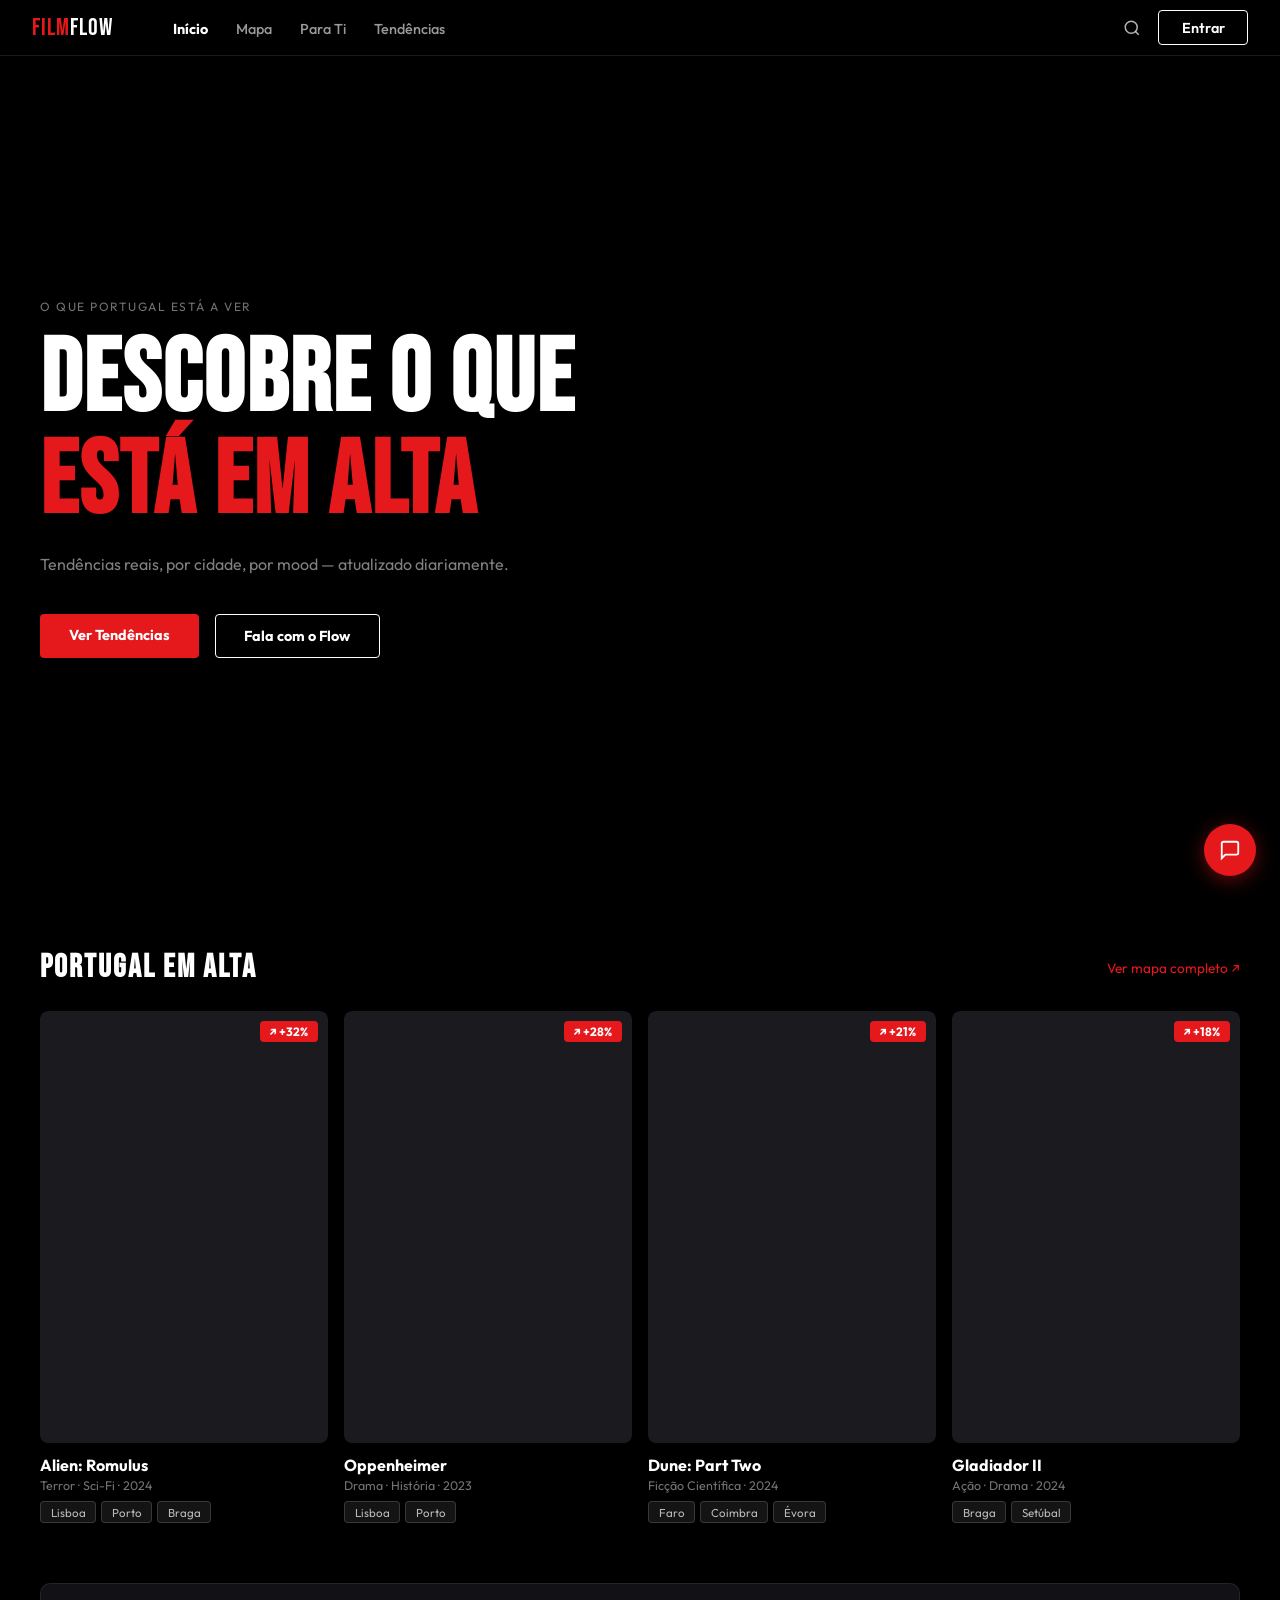
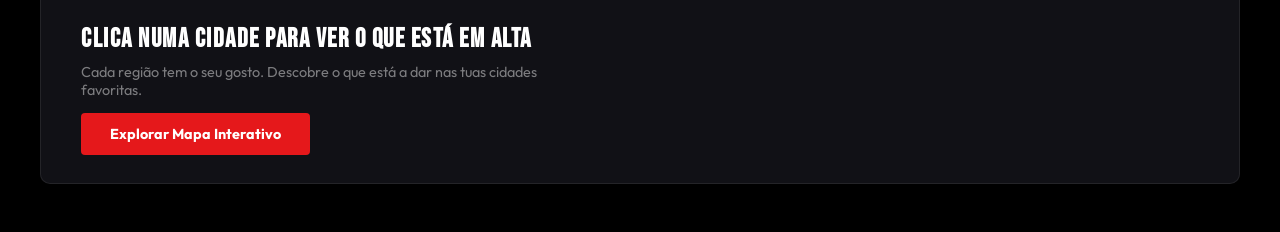
<file: Frontend/index.html>
<!DOCTYPE html>
<html lang="pt">
<head>
  <meta charset="UTF-8">
  <meta name="viewport" content="width=device-width, initial-scale=1.0">
  <title>Filmflow</title>
  <link rel="stylesheet" href="style.css">
</head>
<body>

  <!-- NAVBAR -->
  <nav class="navbar">
    <a href="index.html" class="navbar-logo">
      <span class="film">FILM</span><span class="flow">FLOW</span>
    </a>
    <ul class="navbar-links">
      <li><a href="index.html" class="active">Início</a></li>
      <li><a href="mapa.html">Mapa</a></li>
      <li><a href="para-ti.html">Para Ti</a></li>
      <li><a href="tendencias.html">Tendências</a></li>
    </ul>
    <div class="navbar-spacer"></div>
    <div class="search-wrap" id="search-wrap">
      <button class="search-icon-btn" onclick="toggleSearch()" id="search-icon-btn">
        <svg width="18" height="18" viewBox="0 0 24 24" fill="none" stroke="currentColor" stroke-width="2">
          <circle cx="11" cy="11" r="8"/><line x1="21" y1="21" x2="16.65" y2="16.65"/>
        </svg>
      </button>
      <div class="search-input-wrap" id="search-input-wrap" style="display:none">
        <input class="search-input" id="search-input" placeholder="Pesquisar filmes..." autocomplete="off">
        <button class="search-close" onclick="fecharSearch()">✕</button>
      </div>
      <div class="search-results" id="search-results"></div>
    </div>
    <a href="login.html" class="btn-entrar" id="btn-entrar">Entrar</a>
  </nav>

  <!-- HERO -->
  <section id="hero" class="hero">
    <div class="hero-content">
      <p class="hero-eyebrow">O que Portugal está a ver</p>
      <h1 class="hero-title">
        DESCOBRE O QUE<br>
        <span>ESTÁ EM ALTA</span>
      </h1>
      <p class="hero-sub">Tendências reais, por cidade, por mood — atualizado diariamente.</p>
      <div class="hero-btns">
        <a href="tendencias.html" class="btn-primary">Ver Tendências</a>
        <button class="btn-outline" onclick="toggleChat()">Fala com o Flow</button>
      </div>
    </div>
  </section>

  <!-- PORTUGAL EM ALTA -->
  <section id="destaques" class="section">
    <div class="section-header">
      <h2 class="section-title">PORTUGAL EM ALTA</h2>
      <a href="mapa.html" class="section-link">Ver mapa completo ↗</a>
    </div>
    <div class="cards-grid" id="cards-grid"></div>
  </section>

  <!-- BANNER MAPA -->
  <div class="mapa-banner" id="mapa">
    <h2>Clica numa cidade para ver o que está em alta</h2>
    <p>Cada região tem o seu gosto. Descobre o que está a dar nas tuas cidades favoritas.</p>
    <a href="mapa.html" class="btn-primary">Explorar Mapa Interativo</a>
  </div>

  <style>
    .navbar-spacer { flex: 1; }

    .search-wrap { position: relative; }

    .search-icon-btn {
      background: none;
      border: none;
      color: rgba(255,255,255,0.7);
      cursor: pointer;
      padding: 0.3rem;
      display: flex;
      align-items: center;
      transition: color 0.2s;
      margin-right: 0.75rem;
    }
    .search-icon-btn:hover { color: #fff; }

    .search-input-wrap {
      display: flex;
      align-items: center;
      gap: 0.5rem;
      background: rgba(255,255,255,0.06);
      border: 1px solid rgba(255,255,255,0.15);
      border-radius: 6px;
      padding: 0.35rem 0.75rem;
      margin-right: 0.75rem;
    }

    .search-input {
      background: none;
      border: none;
      color: #fff;
      font-family: 'Outfit', sans-serif;
      font-size: 0.88rem;
      outline: none;
      width: 200px;
    }
    .search-input::placeholder { color: rgba(255,255,255,0.3); }

    .search-close {
      background: none;
      border: none;
      color: rgba(255,255,255,0.4);
      cursor: pointer;
      font-size: 0.9rem;
      padding: 0;
      transition: color 0.2s;
    }
    .search-close:hover { color: #fff; }

    .search-results {
      position: absolute;
      top: calc(100% + 0.75rem);
      right: 0;
      width: 320px;
      background: #111116;
      border: 1px solid rgba(255,255,255,0.08);
      border-radius: 10px;
      overflow: hidden;
      display: none;
      box-shadow: 0 12px 40px rgba(0,0,0,0.6);
      z-index: 200;
    }
    .search-results.open { display: block; }

    .search-result-item {
      display: flex;
      align-items: center;
      gap: 0.75rem;
      padding: 0.75rem 1rem;
      cursor: pointer;
      transition: background 0.2s;
      border-bottom: 1px solid rgba(255,255,255,0.05);
    }
    .search-result-item:last-child { border-bottom: none; }
    .search-result-item:hover { background: rgba(255,255,255,0.05); }

    .search-result-poster {
      width: 36px;
      height: 50px;
      border-radius: 4px;
      object-fit: cover;
      background: #1a1a22;
      flex-shrink: 0;
    }

    .search-result-info { flex: 1; min-width: 0; }
    .search-result-title { font-size: 0.88rem; font-weight: 600; color: #fff; white-space: nowrap; overflow: hidden; text-overflow: ellipsis; }
    .search-result-meta { font-size: 0.72rem; color: rgba(255,255,255,0.35); margin-top: 2px; }

    .search-loading { padding: 1rem; text-align: center; font-size: 0.82rem; color: rgba(255,255,255,0.3); }
    .search-empty   { padding: 1rem; text-align: center; font-size: 0.82rem; color: rgba(255,255,255,0.3); }

    .mapa-banner {
      margin: 0 2.5rem 3rem;
      background: #111116;
      border: 1px solid rgba(255,255,255,0.08);
      border-radius: 10px;
      padding: 2.5rem;
    }
    .mapa-banner h2 {
      font-family: 'Bebas Neue', sans-serif;
      font-size: 1.6rem;
      letter-spacing: 1.5px;
      color: #fff;
      margin-bottom: 0.5rem;
    }
    .mapa-banner p {
      font-size: 0.9rem;
      color: rgba(255,255,255,0.45);
      margin-bottom: 1.5rem;
      max-width: 480px;
    }
  </style>

  <script src="tmdb.js"></script>
  <script>
    const FILMES = [
      { t:'Alien: Romulus',      g:'Terror · Sci-Fi · 2024',   c:32, cidades:['Lisboa','Porto','Braga']  },
      { t:'Oppenheimer',         g:'Drama · História · 2023',  c:28, cidades:['Lisboa','Porto']           },
      { t:'Dune: Part Two',      g:'Ficção Científica · 2024', c:21, cidades:['Faro','Coimbra','Évora']  },
      { t:'Gladiador II',        g:'Ação · Drama · 2024',      c:18, cidades:['Braga','Setúbal']         },
    ];

    document.getElementById('cards-grid').innerHTML = FILMES.map(f => `
      <div class="film-card" onclick="abrirFilme('${f.t}')">
        <div class="film-card-poster">
          <span class="film-card-badge">↗ +${f.c}%</span>
        </div>
        <div class="film-card-body">
          <div class="film-card-title">${f.t}</div>
          <div class="film-card-genre">${f.g}</div>
          <div class="film-card-cities">
            ${f.cidades.map(c => `<span class="city-tag">${c}</span>`).join('')}
          </div>
        </div>
      </div>`).join('');

    setTimeout(() => preencherPosters('.film-card', '.film-card-title'), 500);

    function toggleChat() {}

    // ── PESQUISA ──────────────────────────────
    let searchTimeout = null;

    function toggleSearch() {
      document.getElementById('search-input-wrap').style.display = 'flex';
      document.getElementById('search-icon-btn').style.display   = 'none';
      document.getElementById('btn-entrar').style.display        = 'none';
      document.getElementById('search-input').focus();
    }

    function fecharSearch() {
      document.getElementById('search-input-wrap').style.display = 'none';
      document.getElementById('search-icon-btn').style.display   = 'flex';
      document.getElementById('btn-entrar').style.display        = 'inline-block';
      document.getElementById('search-results').classList.remove('open');
      document.getElementById('search-input').value = '';
    }

    document.getElementById('search-input').addEventListener('input', function() {
      clearTimeout(searchTimeout);
      const q = this.value.trim();
      const results = document.getElementById('search-results');

      if (!q) { results.classList.remove('open'); return; }

      results.classList.add('open');
      results.innerHTML = '<div class="search-loading">A pesquisar...</div>';

      searchTimeout = setTimeout(async () => {
        try {
          const res  = await fetch(`https://api.themoviedb.org/3/search/movie?api_key=${TMDB_KEY}&query=${encodeURIComponent(q)}&language=pt-PT`);
          const data = await res.json();
          const filmes = data.results?.slice(0, 6) || [];

          if (!filmes.length) {
            results.innerHTML = '<div class="search-empty">Nenhum resultado encontrado.</div>';
            return;
          }

          results.innerHTML = filmes.map(f => `
            <div class="search-result-item" onclick="abrirFilme('${f.title.replace(/'/g, "\\'")}'); fecharSearch();">
              ${f.poster_path
                ? `<img src="https://image.tmdb.org/t/p/w92${f.poster_path}" class="search-result-poster" alt="${f.title}">`
                : `<div class="search-result-poster"></div>`}
              <div class="search-result-info">
                <div class="search-result-title">${f.title}</div>
                <div class="search-result-meta">${f.release_date?.split('-')[0] || ''} · ${f.vote_average?.toFixed(1) || ''}★</div>
              </div>
            </div>`).join('');

        } catch {
          results.innerHTML = '<div class="search-empty">Erro ao pesquisar.</div>';
        }
      }, 400);
    });

    document.addEventListener('click', e => {
      if (!document.getElementById('search-wrap').contains(e.target)) {
        fecharSearch();
      }
    });

    // ── NAVBAR SCROLL ─────────────────────────
    window.addEventListener('scroll', () => {
      const sections = ['hero','destaques','mapa'];
      let current = 'hero';
      sections.forEach(id => {
        const el = document.getElementById(id);
        if (el && window.scrollY >= el.offsetTop - 80) current = id;
      });
      document.querySelectorAll('.navbar-links a').forEach(a => {
        a.classList.toggle('active', a.getAttribute('href') === 'index.html');
      });
    });
  </script>
  <script src="filme-modal.js"></script>
  <script src="chatbot-widget.js"></script>

</body>
</html>
</file>
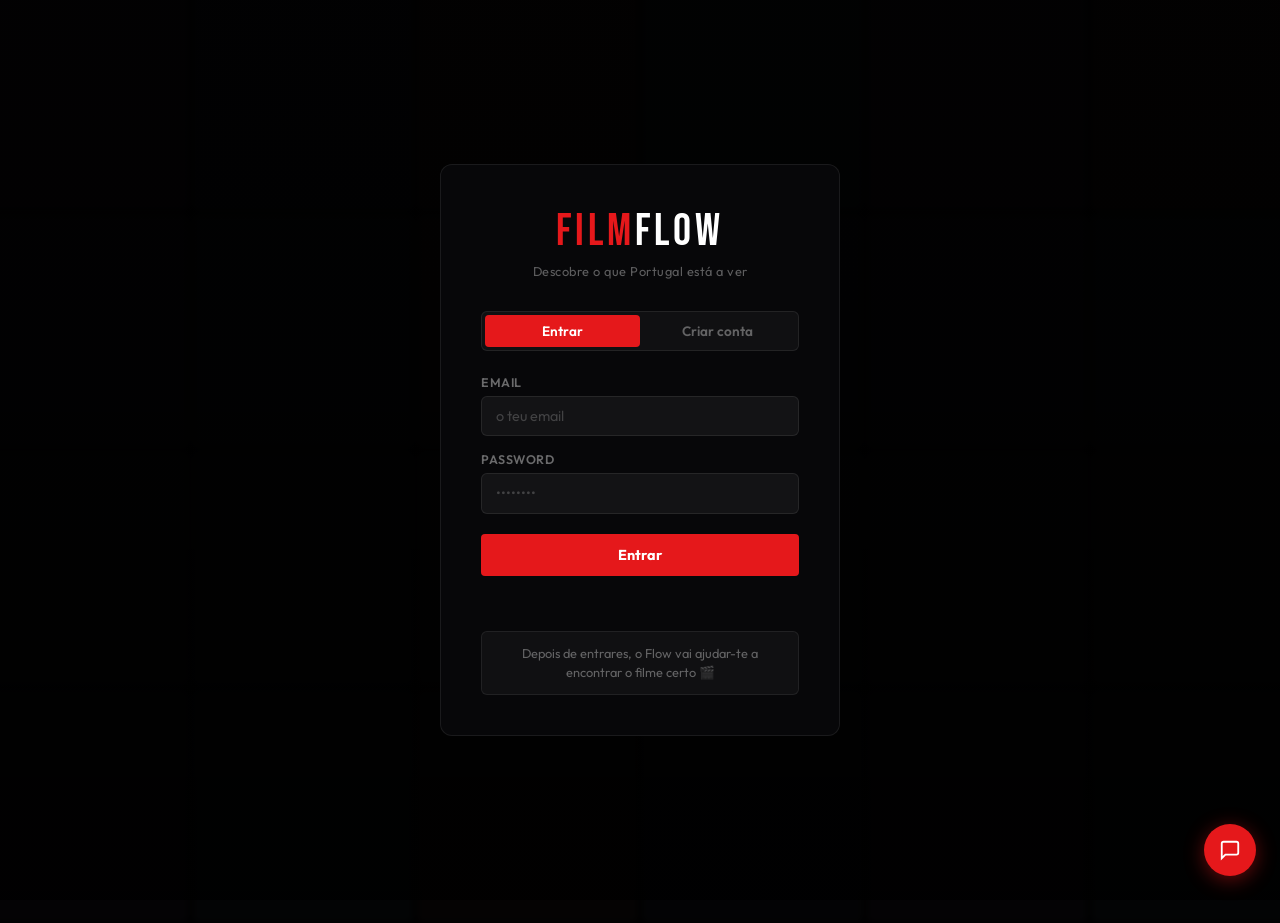
<file: Frontend/login.html>
<!DOCTYPE html>
<html lang="pt">
<head>
  <meta charset="UTF-8">
  <meta name="viewport" content="width=device-width, initial-scale=1.0">
  <title>Filmflow — Entrar</title>
  <link rel="stylesheet" href="style.css">
</head>
<body class="login-page">

  <div class="login-wrap">
    <div class="login-bg" id="login-bg"></div>
    <div class="login-overlay"></div>

    <div class="login-card">
      <div class="login-logo">
        <span style="color:#e5181b">FILM</span><span style="color:#fff">FLOW</span>
      </div>
      <div class="login-tagline">Descobre o que Portugal está a ver</div>

      <div class="login-tabs">
        <button class="login-tab active" onclick="switchTab('entrar')">Entrar</button>
        <button class="login-tab" onclick="switchTab('registar')">Criar conta</button>
      </div>

      <!-- ENTRAR -->
      <div id="form-entrar">
        <div class="field">
          <label class="field-label">Email</label>
          <input class="input" type="email" id="login-email" placeholder="o teu email">
        </div>
        <div class="field">
          <label class="field-label">Password</label>
          <input class="input" type="password" id="login-password" placeholder="••••••••">
        </div>
        <button class="btn-primary" style="width:100%;justify-content:center;margin-top:0.25rem" onclick="fazerLogin()">Entrar</button>
        <p id="msg-login" style="font-size:0.82rem;margin-top:0.75rem;min-height:1.2rem"></p>
      </div>

      <!-- CRIAR CONTA -->
      <div id="form-registar" style="display:none">
        <div class="field">
          <label class="field-label">Nome</label>
          <input class="input" type="text" id="reg-nome" placeholder="o teu nome">
        </div>
        <div class="field">
          <label class="field-label">Email</label>
          <input class="input" type="email" id="reg-email" placeholder="o teu email">
        </div>
        <div class="field">
          <label class="field-label">Password</label>
          <input class="input" type="password" id="reg-password" placeholder="••••••••">
        </div>
        <button class="btn-primary" style="width:100%;justify-content:center;margin-top:0.25rem" onclick="fazerRegisto()">Criar conta</button>
        <p id="msg-registo" style="font-size:0.82rem;margin-top:0.75rem;min-height:1.2rem"></p>
      </div>

      <div class="login-hint">
        Depois de entrares, o Flow vai ajudar-te a encontrar o filme certo 🎬
      </div>
    </div>
  </div>

  <style>
    .login-page { overflow: hidden; height: 100vh; }

    .login-wrap {
      position: relative;
      width: 100%;
      height: 100vh;
      display: flex;
      align-items: center;
      justify-content: center;
    }

    .login-bg {
      position: absolute; inset: 0;
      display: grid;
      grid-template-columns: repeat(6, 1fr);
      grid-template-rows: repeat(4, 1fr);
      gap: 4px;
      opacity: 0.15;
      filter: blur(3px);
      transform: scale(1.05);
    }

    .login-poster { border-radius: 4px; background: #1a1a24; }
    .login-poster:nth-child(odd)  { background: #1e1824; }
    .login-poster:nth-child(3n)   { background: #241818; }
    .login-poster:nth-child(4n)   { background: #181e24; }

    .login-overlay {
      position: absolute; inset: 0;
      background: linear-gradient(180deg, rgba(0,0,0,0.55) 0%, rgba(0,0,0,0.88) 100%);
    }

    .login-card {
      position: relative;
      z-index: 2;
      width: 100%;
      max-width: 400px;
      padding: 2.5rem;
      background: rgba(10,10,12,0.75);
      border: 1px solid rgba(255,255,255,0.08);
      border-radius: 12px;
      backdrop-filter: blur(20px);
    }

    .login-logo {
      font-family: 'Bebas Neue', sans-serif;
      font-size: 2.8rem;
      letter-spacing: 4px;
      text-align: center;
      margin-bottom: 0.3rem;
    }

    .login-tagline {
      font-size: 0.8rem;
      color: rgba(255,255,255,0.35);
      text-align: center;
      letter-spacing: 0.5px;
      margin-bottom: 2rem;
    }

    .login-tabs {
      display: flex;
      background: rgba(255,255,255,0.04);
      border: 1px solid rgba(255,255,255,0.08);
      border-radius: 6px;
      padding: 3px;
      margin-bottom: 1.5rem;
    }

    .login-tab {
      flex: 1;
      padding: 0.45rem;
      font-family: 'Outfit', sans-serif;
      font-size: 0.85rem;
      font-weight: 600;
      border: none;
      border-radius: 4px;
      cursor: pointer;
      background: transparent;
      color: rgba(255,255,255,0.35);
      transition: all 0.2s;
    }

    .login-tab.active {
      background: #e5181b;
      color: #fff;
    }

    .field { margin-bottom: 1rem; }

    .field-label {
      display: block;
      font-size: 0.78rem;
      font-weight: 600;
      color: rgba(255,255,255,0.4);
      text-transform: uppercase;
      letter-spacing: 0.5px;
      margin-bottom: 0.35rem;
    }

    .input {
      width: 100%;
      background: rgba(255,255,255,0.05);
      border: 1px solid rgba(255,255,255,0.08);
      border-radius: 6px;
      color: #fff;
      font-family: 'Outfit', sans-serif;
      font-size: 0.9rem;
      padding: 0.65rem 0.9rem;
      outline: none;
      transition: border-color 0.2s;
    }

    .input:focus { border-color: rgba(229,24,27,0.5); }
    .input::placeholder { color: rgba(255,255,255,0.2); }

    .login-hint {
      margin-top: 1.5rem;
      padding: 0.75rem 1rem;
      background: rgba(255,255,255,0.04);
      border: 1px solid rgba(255,255,255,0.07);
      border-radius: 6px;
      font-size: 0.8rem;
      color: rgba(255,255,255,0.35);
      text-align: center;
      line-height: 1.5;
    }

    .msg-error   { color: #ff6b6b; }
    .msg-success { color: #4ade80; }
  </style>
  <script src="tmdb.js"></script>

  <script>
    const API = 'http://localhost:8001/backend/api';

    // Gerar posters background
    const bg = document.getElementById('login-bg');
  const FILMES_BG = ['Oppenheimer','Dune Part Two','Alien Romulus','Gladiador II','Poor Things','Deadpool Wolverine','Furiosa','Past Lives','The Bear','Shogun','Barbie','Avatar'];

async function preencherFundo() {
  for (let i = 0; i < 24; i++) {
    const el = document.createElement('div');
    el.className = 'login-poster';
    bg.appendChild(el);
    const titulo = FILMES_BG[i % FILMES_BG.length];
    const poster = await getTMDBPoster(titulo);
    if (poster) {
      el.style.backgroundImage = `url(${poster})`;
      el.style.backgroundSize = 'cover';
      el.style.backgroundPosition = 'center';
    }
  }
}

preencherFundo();

    function switchTab(tab) {
      document.querySelectorAll('.login-tab').forEach((t, i) => {
        t.classList.toggle('active', (i===0 && tab==='entrar') || (i===1 && tab==='registar'));
      });
      document.getElementById('form-entrar').style.display   = tab==='entrar'   ? 'block' : 'none';
      document.getElementById('form-registar').style.display = tab==='registar' ? 'block' : 'none';
    }

    function fazerLogin() {
      const email    = document.getElementById('login-email').value;
      const password = document.getElementById('login-password').value;
      const msg      = document.getElementById('msg-login');

      if (!email || !password) {
        msg.className = 'msg-error';
        msg.textContent = 'Preenche todos os campos.';
        return;
      }

      fetch(`${API}/login.php`, {
        method: 'POST',
        headers: { 'Content-Type': 'application/json' },
        body: JSON.stringify({ email, password })
      })
      .then(async r => {
        const text = await r.text();
        let data = {};
        if (text) {
          try {
            data = JSON.parse(text);
          } catch (err) {
            throw new Error('Resposta inválida do servidor.');
          }
        }

        if (!r.ok) {
          throw new Error(data.erro || `Erro ${r.status}`);
        }

        return data;
      })
      .then(data => {
        if (data.mensagem) {
          sessionStorage.setItem('utilizador', email);
          window.location.href = 'index.html';
        } else {
          msg.className = 'msg-error';
          msg.textContent = data.erro || 'Credenciais inválidas.';
        }
      })
      .catch(() => {
        // Demo sem API
        sessionStorage.setItem('utilizador', email);
        window.location.href = 'index.html';
      });
    }

    function fazerRegisto() {
      const nome     = document.getElementById('reg-nome').value;
      const email    = document.getElementById('reg-email').value;
      const password = document.getElementById('reg-password').value;
      const msg      = document.getElementById('msg-registo');

      if (!nome || !email || !password) {
        msg.className = 'msg-error';
        msg.textContent = 'Preenche todos os campos.';
        return;
      }

      fetch(`${API}/registar.php`, {
        method: 'POST',
        headers: { 'Content-Type': 'application/json' },
        body: JSON.stringify({ nome, email, senha: password })
      })
      .then(async r => {
        const text = await r.text();
        let data = {};
        if (text) {
          try {
            data = JSON.parse(text);
          } catch (err) {
            throw new Error('Resposta inválida do servidor.');
          }
        }

        if (!r.ok) {
          throw new Error(data.erro || `Erro ${r.status}`);
        }

        return data;
      })
      .then(data => {
        if (data.mensagem) {
          msg.className = 'msg-success';
          msg.textContent = 'Conta criada! Podes entrar agora.';
          setTimeout(() => switchTab('entrar'), 1500);
        } else {
          msg.className = 'msg-error';
          msg.textContent = data.erro || 'Erro ao criar conta.';
        }
      })
      .catch(err => {
        msg.className = 'msg-error';
        msg.textContent = err.message === 'Failed to fetch' || err.message === 'NetworkError when attempting to fetch resource.'
          ? 'Sem ligação ao servidor.'
          : err.message;
      });
    }

  </script>
  <script src="chatbot-widget.js"></script>
  

</body>
</html>
</file>
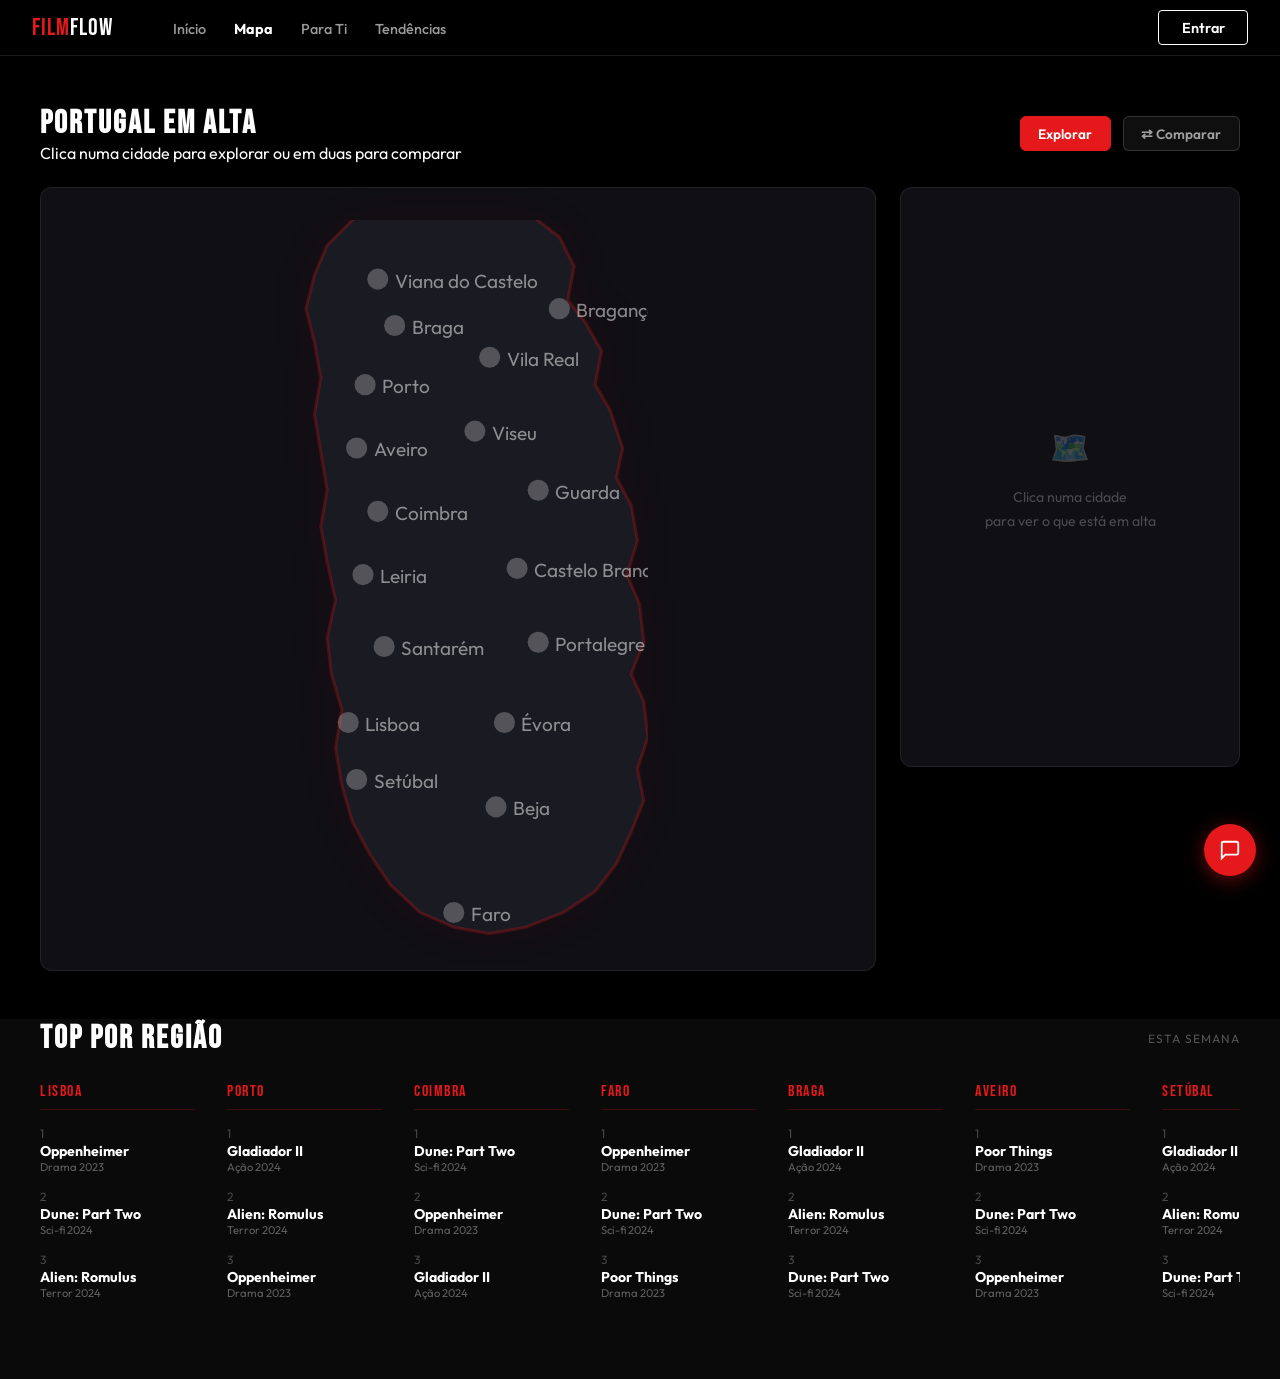
<file: Frontend/mapa.html>
<!DOCTYPE html>
<html lang="pt">
<head>
  <meta charset="UTF-8">
  <meta name="viewport" content="width=device-width, initial-scale=1.0">
  <title>Filmflow — Mapa</title>
  <link rel="stylesheet" href="style.css">
</head>
<body>

  <nav class="navbar">
    <a href="index.html" class="navbar-logo">
      <span class="film">FILM</span><span class="flow">FLOW</span>
    </a>
    <ul class="navbar-links">
      <li><a href="index.html">Início</a></li>
      <li><a href="mapa.html" class="active">Mapa</a></li>
      <li><a href="para-ti.html">Para Ti</a></li>
      <li><a href="tendencias.html">Tendências</a></li>
    </ul>
    <a href="login.html" class="btn-entrar">Entrar</a>
  </nav>

  <div class="section">
    <div class="section-header">
      <div>
        <h2 class="section-title">PORTUGAL EM ALTA</h2>
        <p class="section-desc">Clica numa cidade para explorar ou em duas para comparar</p>
      </div>
      <div style="display:flex;gap:0.75rem;align-items:center">
        <button class="mode-btn active" id="btn-explorar" onclick="setModo('explorar')">Explorar</button>
        <button class="mode-btn" id="btn-comparar" onclick="setModo('comparar')">⇄ Comparar</button>
      </div>
    </div>

    <div class="mapa-layout">
      <div class="mapa-side">
        <svg id="mapa-svg" viewBox="140 40 180 340" xmlns="http://www.w3.org/2000/svg">
          <path d="M 210,30 L 225,28 L 245,32 L 265,38 L 278,48 L 285,62 L 282,78 L 290,88 L 298,102 L 295,118 L 302,130 L 308,148 L 305,162 L 312,175 L 315,192 L 310,208 L 316,222 L 318,240 L 312,255 L 318,268 L 320,285 L 315,300 L 318,315 L 312,330 L 305,345 L 295,358 L 280,368 L 262,375 L 245,378 L 228,375 L 212,368 L 198,355 L 188,340 L 180,325 L 175,308 L 172,290 L 175,272 L 170,255 L 168,238 L 172,220 L 168,202 L 165,185 L 168,168 L 165,150 L 162,132 L 165,115 L 162,98 L 158,82 L 162,66 L 168,52 L 180,40 L 195,33 Z" fill="#1a1a22" stroke="rgba(229,24,27,0.25)" stroke-width="1.5"/>
        </svg>
      </div>

      <div class="mapa-painel" id="mapa-painel">
        <div class="painel-empty" id="painel-empty">
          <div style="font-size:2rem;margin-bottom:0.75rem">🗺️</div>
          <p id="painel-empty-text">Clica numa cidade<br>para ver o que está em alta</p>
        </div>
        <div id="painel-content" style="display:none"></div>
      </div>
    </div>
  </div>

  <!-- TOP POR REGIÃO -->
  <div class="section" style="background:#0a0a0a;padding-top:0">
    <div class="section-header" style="margin-bottom:1.5rem">
      <h3 class="section-title">TOP POR REGIÃO</h3>
      <span style="font-size:0.75rem;color:rgba(255,255,255,0.3);letter-spacing:1px">ESTA SEMANA</span>
    </div>
    <div class="top-regiao-scroll" id="top-regiao"></div>
  </div>

  <style>
    .mode-btn {
      padding: 0.45rem 1.1rem;
      border-radius: 6px;
      font-family: 'Outfit', sans-serif;
      font-size: 0.85rem;
      font-weight: 600;
      border: 1px solid rgba(255,255,255,0.15);
      background: rgba(255,255,255,0.06);
      color: rgba(255,255,255,0.6);
      cursor: pointer;
      transition: all 0.2s;
    }
    .mode-btn:hover { color: #fff; background: rgba(255,255,255,0.1); }
    .mode-btn.active { background: #e5181b; color: #fff; border-color: #e5181b; }

    .mapa-layout { display:flex; gap:1.5rem; align-items:flex-start; }

    .mapa-side {
      flex: 1;
      background: #0f0f14;
      border-radius: 12px;
      border: 1px solid rgba(255,255,255,0.08);
      display: flex;
      align-items: center;
      justify-content: center;
      padding: 2rem;
      min-height: 480px;
    }

    #mapa-svg { width: 100%; max-width: 380px; height: auto; filter: drop-shadow(0 0 20px rgba(229,24,27,0.06)); }

    .city-dot { cursor: pointer; }
    .city-dot circle.core { transition: all 0.2s; }
    .city-dot:hover circle.core { r: 7; }
    .city-name-label { font-size: 9px; fill: rgba(255,255,255,0.5); font-family:'Outfit',sans-serif; pointer-events:none; }

    @keyframes pulse-a { 0%{r:10;opacity:0.5} 100%{r:22;opacity:0} }
    @keyframes pulse-b { 0%{r:10;opacity:0.5} 100%{r:22;opacity:0} }

    .city-dot.sel-a circle.pulse { animation: pulse-a 1.8s ease-out infinite; transform-origin:center; transform-box:fill-box; }
    .city-dot.sel-b circle.pulse { animation: pulse-b 1.8s ease-out infinite; transform-origin:center; transform-box:fill-box; }

    .mapa-painel {
      width: 340px;
      flex-shrink: 0;
      background: #0f0f14;
      border: 1px solid rgba(255,255,255,0.08);
      border-radius: 12px;
      padding: 1.5rem;
      min-height: 580px;
      display: flex;
      flex-direction: column;
    }

    .painel-empty {
      flex: 1;
      display: flex;
      flex-direction: column;
      align-items: center;
      justify-content: center;
      color: rgba(255,255,255,0.25);
      font-size: 0.88rem;
      text-align: center;
      line-height: 1.7;
    }

    /* EXPLORAR */
    .painel-city-name {
      font-family: 'Bebas Neue', sans-serif;
      font-size: 2rem;
      letter-spacing: 2px;
      line-height: 1;
      margin-bottom: 0.25rem;
    }

    .painel-city-count {
      font-size: 0.72rem;
      color: rgba(255,255,255,0.3);
      text-transform: uppercase;
      letter-spacing: 1.5px;
      margin-bottom: 1.2rem;
      padding-bottom: 1rem;
      border-bottom: 1px solid rgba(255,255,255,0.07);
    }

    .painel-film {
      padding: 0.85rem 0;
      border-bottom: 1px solid rgba(255,255,255,0.06);
      display: flex;
      align-items: center;
      justify-content: space-between;
      gap: 1rem;
      opacity: 0;
      transform: translateX(-8px);
      transition: opacity 0.35s ease, transform 0.35s ease;
    }

    .painel-film.visible { opacity: 1; transform: translateX(0); }
    .painel-film:last-child { border-bottom: none; }

    .pf-num {
      font-family: 'Bebas Neue', sans-serif;
      font-size: 1.2rem;
      color: rgba(255,255,255,0.2);
      flex-shrink: 0;
      width: 20px;
    }

    .pf-info { flex: 1; min-width: 0; }
    .pf-name { font-size: 0.9rem; font-weight: 700; color: #fff; }
    .pf-meta { font-size: 0.72rem; color: rgba(255,255,255,0.35); margin-top: 1px; }

    .pf-pct { font-size: 0.9rem; font-weight: 700; color: #4ade80; flex-shrink: 0; }

    /* COMPARAR */
    .comparar-bloco {
      flex: 1;
      border-radius: 8px;
      padding: 1rem;
    }

    .comparar-bloco.bloco-a {
      background: rgba(229,24,27,0.08);
      border: 1px solid rgba(229,24,27,0.2);
    }

    .comparar-bloco.bloco-b {
      background: rgba(37,99,235,0.08);
      border: 1px solid rgba(37,99,235,0.2);
    }

    .bloco-city {
      font-family: 'Bebas Neue', sans-serif;
      font-size: 1.5rem;
      letter-spacing: 2px;
      margin-bottom: 0.75rem;
    }

    .bloco-a .bloco-city { color: #e5181b; }
    .bloco-b .bloco-city { color: #2563eb; }

    .bloco-film {
      display: flex;
      align-items: center;
      justify-content: space-between;
      padding: 0.5rem 0;
      border-bottom: 1px solid rgba(255,255,255,0.05);
    }

    .bloco-film:last-child { border-bottom: none; }
    .bloco-film-name { font-size: 0.82rem; font-weight: 600; color: #fff; }
    .bloco-film-meta { font-size: 0.7rem; color: rgba(255,255,255,0.35); }
    .bloco-film-pct { font-size: 0.82rem; font-weight: 700; color: #4ade80; flex-shrink: 0; }

    .vs-divider {
      display: flex;
      align-items: center;
      justify-content: center;
      padding: 0.75rem 0;
      flex-shrink: 0;
    }

    .vs-circle {
      width: 36px;
      height: 36px;
      border-radius: 50%;
      background: rgba(255,255,255,0.08);
      border: 1px solid rgba(255,255,255,0.12);
      display: flex;
      align-items: center;
      justify-content: center;
      font-family: 'Bebas Neue', sans-serif;
      font-size: 0.9rem;
      color: rgba(255,255,255,0.5);
      letter-spacing: 1px;
    }

    .comparar-hint {
      flex: 1;
      display: flex;
      flex-direction: column;
      align-items: center;
      justify-content: center;
      color: rgba(255,255,255,0.25);
      font-size: 0.88rem;
      text-align: center;
      line-height: 1.7;
      gap: 0.75rem;
    }

    /* TOP REGIÃO */
    .top-regiao-scroll { display:flex; gap:2rem; overflow-x:auto; padding-bottom:1rem; }
    .top-regiao-scroll::-webkit-scrollbar { height:3px; }
    .top-regiao-scroll::-webkit-scrollbar-thumb { background:rgba(255,255,255,0.1); border-radius:2px; }
    .regiao-col { flex-shrink:0; min-width:155px; }
    .regiao-col-title { font-family:'Bebas Neue',sans-serif; font-size:1rem; letter-spacing:1.5px; color:#e5181b; margin-bottom:1rem; padding-bottom:0.5rem; border-bottom:1px solid rgba(229,24,27,0.2); }
    .regiao-item { margin-bottom:0.9rem; }
    .regiao-item-num { font-size:0.75rem; color:rgba(255,255,255,0.25); margin-bottom:0.1rem; }
    .regiao-item-name { font-size:0.88rem; font-weight:700; color:#fff; }
    .regiao-item-meta { font-size:0.7rem; color:rgba(255,255,255,0.35); }
  </style>

  <script>
    const CIDADES = [
      { id:'viana',      nome:'Viana do Castelo', cx:192, cy:68  },
      { id:'braga',      nome:'Braga',            cx:200, cy:90  },
      { id:'braganca',   nome:'Bragança',         cx:278, cy:82  },
      { id:'porto',      nome:'Porto',            cx:186, cy:118 },
      { id:'vreal',      nome:'Vila Real',        cx:245, cy:105 },
      { id:'aveiro',     nome:'Aveiro',           cx:182, cy:148 },
      { id:'viseu',      nome:'Viseu',            cx:238, cy:140 },
      { id:'guarda',     nome:'Guarda',           cx:268, cy:168 },
      { id:'coimbra',    nome:'Coimbra',          cx:192, cy:178 },
      { id:'castelo',    nome:'Castelo Branco',   cx:258, cy:205 },
      { id:'leiria',     nome:'Leiria',           cx:185, cy:208 },
      { id:'portalegre', nome:'Portalegre',       cx:268, cy:240 },
      { id:'santarem',   nome:'Santarém',         cx:195, cy:242 },
      { id:'lisboa',     nome:'Lisboa',           cx:178, cy:278 },
      { id:'evora',      nome:'Évora',            cx:252, cy:278 },
      { id:'setubal',    nome:'Setúbal',          cx:182, cy:305 },
      { id:'beja',       nome:'Beja',             cx:248, cy:318 },
      { id:'faro',       nome:'Faro',             cx:228, cy:368 },
    ];

    const FILMES_MAPA = {
      viana:     [{t:'Poor Things',    m:'Filme · 2023', p:65},{t:'The Last of Us',  m:'Série · 2023', p:58},{t:'Breaking Bad',   m:'Série · 2008', p:52}],
      braga:     [{t:'Gladiador II',   m:'Filme · 2024', p:85},{t:'Alien: Romulus',  m:'Filme · 2024', p:78},{t:'The Bear',       m:'Série · 2024', p:71},{t:'Stranger Things',m:'Série · 2024', p:67},{t:'Shogun',         m:'Série · 2024', p:60}],
      porto:     [{t:'Gladiador II',   m:'Filme · 2024', p:95},{t:'Alien: Romulus',  m:'Filme · 2024', p:88},{t:'Dune: Part Two', m:'Filme · 2024', p:80}],
      aveiro:    [{t:'Poor Things',    m:'Filme · 2023', p:78},{t:'Dune: Part Two',  m:'Filme · 2024', p:70},{t:'Oppenheimer',   m:'Filme · 2023', p:63}],
      coimbra:   [{t:'Dune: Part Two', m:'Filme · 2024', p:85},{t:'Oppenheimer',    m:'Filme · 2023', p:78},{t:'Gladiador II',  m:'Filme · 2024', p:65}],
      lisboa:    [{t:'Oppenheimer',    m:'Filme · 2023', p:98},{t:'Dune: Part Two',  m:'Filme · 2024', p:94},{t:'Alien: Romulus',m:'Filme · 2024', p:89}],
      faro:      [{t:'Dune: Part Two', m:'Filme · 2024', p:88},{t:'Oppenheimer',    m:'Filme · 2023', p:82},{t:'Gladiador II',  m:'Filme · 2024', p:70}],
      evora:     [{t:'Alien: Romulus', m:'Filme · 2024', p:74},{t:'Poor Things',    m:'Filme · 2023', p:66},{t:'Oppenheimer',   m:'Filme · 2023', p:58}],
      setubal:   [{t:'Gladiador II',   m:'Filme · 2024', p:80},{t:'Alien: Romulus', m:'Filme · 2024', p:65},{t:'Dune: Part Two', m:'Filme · 2024', p:60}],
      leiria:    [{t:'Gladiador II',   m:'Filme · 2024', p:76},{t:'Dune: Part Two', m:'Filme · 2024', p:68},{t:'Poor Things',   m:'Filme · 2023', p:59}],
      santarem:  [{t:'Alien: Romulus', m:'Filme · 2024', p:75},{t:'Gladiador II',   m:'Filme · 2024', p:68},{t:'Oppenheimer',   m:'Filme · 2023', p:60}],
      viseu:     [{t:'Oppenheimer',    m:'Filme · 2023', p:72},{t:'Dune: Part Two', m:'Filme · 2024', p:65},{t:'Poor Things',   m:'Filme · 2023', p:58}],
      guarda:    [{t:'Gladiador II',   m:'Filme · 2024', p:63},{t:'Poor Things',    m:'Filme · 2023', p:55},{t:'Alien: Romulus', m:'Filme · 2024', p:50}],
      castelo:   [{t:'Dune: Part Two', m:'Filme · 2024', p:67},{t:'Alien: Romulus', m:'Filme · 2024', p:60},{t:'Oppenheimer',   m:'Filme · 2023', p:55}],
      portalegre:[{t:'Poor Things',    m:'Filme · 2023', p:65},{t:'Oppenheimer',    m:'Filme · 2023', p:58},{t:'Gladiador II',  m:'Filme · 2024', p:52}],
      beja:      [{t:'Dune: Part Two', m:'Filme · 2024', p:70},{t:'Gladiador II',   m:'Filme · 2024', p:62},{t:'Poor Things',   m:'Filme · 2023', p:55}],
      vreal:     [{t:'Poor Things',    m:'Filme · 2023', p:68},{t:'Oppenheimer',    m:'Filme · 2023', p:62},{t:'Dune: Part Two', m:'Filme · 2024', p:55}],
      braganca:  [{t:'Alien: Romulus', m:'Filme · 2024', p:60},{t:'Gladiador II',   m:'Filme · 2024', p:55},{t:'Poor Things',   m:'Filme · 2023', p:48}],
    };

    const TOP_REGIOES = [
      { nome:'Lisboa',  filmes:[{t:'Oppenheimer',g:'Drama 2023'},{t:'Dune: Part Two',g:'Sci-fi 2024'},{t:'Alien: Romulus',g:'Terror 2024'}]},
      { nome:'Porto',   filmes:[{t:'Gladiador II',g:'Ação 2024'},{t:'Alien: Romulus',g:'Terror 2024'},{t:'Oppenheimer',g:'Drama 2023'}]},
      { nome:'Coimbra', filmes:[{t:'Dune: Part Two',g:'Sci-fi 2024'},{t:'Oppenheimer',g:'Drama 2023'},{t:'Gladiador II',g:'Ação 2024'}]},
      { nome:'Faro',    filmes:[{t:'Oppenheimer',g:'Drama 2023'},{t:'Dune: Part Two',g:'Sci-fi 2024'},{t:'Poor Things',g:'Drama 2023'}]},
      { nome:'Braga',   filmes:[{t:'Gladiador II',g:'Ação 2024'},{t:'Alien: Romulus',g:'Terror 2024'},{t:'Dune: Part Two',g:'Sci-fi 2024'}]},
      { nome:'Aveiro',  filmes:[{t:'Poor Things',g:'Drama 2023'},{t:'Dune: Part Two',g:'Sci-fi 2024'},{t:'Oppenheimer',g:'Drama 2023'}]},
      { nome:'Setúbal', filmes:[{t:'Gladiador II',g:'Ação 2024'},{t:'Alien: Romulus',g:'Terror 2024'},{t:'Dune: Part Two',g:'Sci-fi 2024'}]},
      { nome:'Évora',   filmes:[{t:'Alien: Romulus',g:'Terror 2024'},{t:'Poor Things',g:'Drama 2023'},{t:'Oppenheimer',g:'Drama 2023'}]},
      { nome:'Leiria',  filmes:[{t:'Gladiador II',g:'Ação 2024'},{t:'Dune: Part Two',g:'Sci-fi 2024'},{t:'Poor Things',g:'Drama 2023'}]},
      { nome:'Viseu',   filmes:[{t:'Oppenheimer',g:'Drama 2023'},{t:'Dune: Part Two',g:'Sci-fi 2024'},{t:'Poor Things',g:'Drama 2023'}]},
      { nome:'Guarda',  filmes:[{t:'Gladiador II',g:'Ação 2024'},{t:'Poor Things',g:'Drama 2023'},{t:'Alien: Romulus',g:'Terror 2024'}]},
      { nome:'Beja',    filmes:[{t:'Dune: Part Two',g:'Sci-fi 2024'},{t:'Gladiador II',g:'Ação 2024'},{t:'Poor Things',g:'Drama 2023'}]},
    ];

    let modo = 'explorar';
    let cidadeA = null;
    let cidadeB = null;

    function setModo(m) {
      modo = m;
      document.getElementById('btn-explorar').classList.toggle('active', m === 'explorar');
      document.getElementById('btn-comparar').classList.toggle('active', m === 'comparar');

      // Reset seleções
      cidadeA = null;
      cidadeB = null;
      document.querySelectorAll('.city-dot').forEach(d => {
        d.classList.remove('sel-a','sel-b');
        d.querySelector('.core').setAttribute('fill','rgba(255,255,255,0.25)');
        d.querySelector('.core').setAttribute('r','5');
        d.querySelector('.pulse').setAttribute('stroke','rgba(229,24,27,0)');
      });

      const empty = document.getElementById('painel-empty');
      const content = document.getElementById('painel-content');
      empty.style.display = 'flex';
      content.style.display = 'none';

      document.getElementById('painel-empty-text').innerHTML = m === 'explorar'
        ? 'Clica numa cidade<br>para ver o que está em alta'
        : 'Clica em duas cidades<br>para as comparar';
    }

    function clickCidade(id, nome) {
      if (modo === 'explorar') {
        explorarCidade(id, nome);
      } else {
        compararCidade(id, nome);
      }
    }

    function explorarCidade(id, nome) {
      // Reset todos
      document.querySelectorAll('.city-dot').forEach(d => {
        d.classList.remove('sel-a','sel-b');
        d.querySelector('.core').setAttribute('fill','rgba(255,255,255,0.25)');
        d.querySelector('.core').setAttribute('r','5');
        d.querySelector('.pulse').setAttribute('stroke','rgba(229,24,27,0)');
      });

      // Selecionar
      const dot = document.querySelector(`[data-id="${id}"]`);
      dot.classList.add('sel-a');
      dot.querySelector('.core').setAttribute('fill','#e5181b');
      dot.querySelector('.core').setAttribute('r','7');
      dot.querySelector('.pulse').setAttribute('stroke','rgba(229,24,27,0.4)');

      const filmes = FILMES_MAPA[id] || [];
      document.getElementById('painel-empty').style.display = 'none';
      document.getElementById('painel-content').style.display = 'block';
      document.getElementById('painel-content').innerHTML = `
        <div class="painel-city-name" style="color:#fff">${nome}</div>
        <div class="painel-city-count">${filmes.length} títulos em alta</div>
        ${filmes.map((f, i) => `
          <div class="painel-film" id="pf-${i}">
            <span class="pf-num">${i+1}</span>
            <div class="pf-info">
              <div class="pf-name">${f.t}</div>
              <div class="pf-meta">${f.m}</div>
            </div>
            <span class="pf-pct">${f.p}%</span>
          </div>`).join('')}
      `;

     filmes.forEach((_, i) => {
  setTimeout(() => {
    const el = document.getElementById(`pf-${i}`);
    if (el) el.classList.add('visible');
  }, i * 80);
});

setTimeout(async () => {
  for (const f of filmes) {
    const poster = await getTMDBPoster(f.t);
    if (poster) {
      const els = document.querySelectorAll('.pf-name');
      els.forEach(el => {
        if (el.textContent === f.t) {
          const card = el.closest('.painel-film');
          if (card) {
            card.style.backgroundImage = `url(${poster})`;
            card.style.backgroundSize = 'cover';
            card.style.backgroundPosition = 'center';
            card.style.borderRadius = '8px';
            card.style.padding = '0.5rem';
            card.style.minHeight = '80px';
          }
        }
      });
    }
  }
}, 500);
    }

    function compararCidade(id, nome) {
      const dot = document.querySelector(`[data-id="${id}"]`);

      if (!cidadeA) {
        cidadeA = { id, nome };
        dot.classList.add('sel-a');
        dot.querySelector('.core').setAttribute('fill','#e5181b');
        dot.querySelector('.core').setAttribute('r','7');
        dot.querySelector('.pulse').setAttribute('stroke','rgba(229,24,27,0.4)');

        document.getElementById('painel-empty').style.display = 'none';
        document.getElementById('painel-content').style.display = 'block';
        document.getElementById('painel-content').innerHTML = `
          <div class="comparar-hint">
            <div style="font-size:1.5rem">📍</div>
            <p><strong style="color:#e5181b">${nome}</strong> selecionada<br>Clica numa segunda cidade</p>
          </div>`;

      } else if (!cidadeB && id !== cidadeA.id) {
        cidadeB = { id, nome };
        dot.classList.add('sel-b');
        dot.querySelector('.core').setAttribute('fill','#2563eb');
        dot.querySelector('.core').setAttribute('r','7');
        dot.querySelector('.pulse').setAttribute('stroke','rgba(37,99,235,0.4)');
        renderComparar();

      } else if (id === cidadeA?.id || id === cidadeB?.id) {
        // Desselecionar
        if (id === cidadeA?.id) {
          dot.classList.remove('sel-a');
          dot.querySelector('.core').setAttribute('fill','rgba(255,255,255,0.25)');
          dot.querySelector('.core').setAttribute('r','5');
          dot.querySelector('.pulse').setAttribute('stroke','rgba(229,24,27,0)');
          cidadeA = cidadeB;
          cidadeB = null;
          if (cidadeA) {
            const dotA = document.querySelector(`[data-id="${cidadeA.id}"]`);
            dotA.classList.remove('sel-b');
            dotA.classList.add('sel-a');
            dotA.querySelector('.core').setAttribute('fill','#e5181b');
            dotA.querySelector('.pulse').setAttribute('stroke','rgba(229,24,27,0.4)');
          }
        } else {
          dot.classList.remove('sel-b');
          dot.querySelector('.core').setAttribute('fill','rgba(255,255,255,0.25)');
          dot.querySelector('.core').setAttribute('r','5');
          dot.querySelector('.pulse').setAttribute('stroke','rgba(229,24,27,0)');
          cidadeB = null;
        }

        if (!cidadeA) {
          document.getElementById('painel-empty').style.display = 'flex';
          document.getElementById('painel-content').style.display = 'none';
        } else if (!cidadeB) {
          document.getElementById('painel-content').innerHTML = `
            <div class="comparar-hint">
              <div style="font-size:1.5rem">📍</div>
              <p><strong style="color:#e5181b">${cidadeA.nome}</strong> selecionada<br>Clica numa segunda cidade</p>
            </div>`;
        }
      }
    }

    function renderComparar() {
      const fA = FILMES_MAPA[cidadeA.id] || [];
      const fB = FILMES_MAPA[cidadeB.id] || [];

      document.getElementById('painel-content').innerHTML = `
        <div class="comparar-bloco bloco-a">
          <div class="bloco-city">${cidadeA.nome}</div>
          ${fA.map(f => `
            <div class="bloco-film">
              <div>
                <div class="bloco-film-name">${f.t}</div>
                <div class="bloco-film-meta">${f.m}</div>
              </div>
              <span class="bloco-film-pct">${f.p}%</span>
            </div>`).join('')}
        </div>
        <div class="vs-divider"><div class="vs-circle">VS</div></div>
        <div class="comparar-bloco bloco-b">
          <div class="bloco-city">${cidadeB.nome}</div>
          ${fB.map(f => `
            <div class="bloco-film">
              <div>
                <div class="bloco-film-name">${f.t}</div>
                <div class="bloco-film-meta">${f.m}</div>
              </div>
              <span class="bloco-film-pct">${f.p}%</span>
            </div>`).join('')}
        </div>`;
    }

    // Render SVG
    const svg = document.getElementById('mapa-svg');
    CIDADES.forEach(c => {
      const g = document.createElementNS('http://www.w3.org/2000/svg','g');
      g.setAttribute('class','city-dot');
      g.dataset.id = c.id;
      g.innerHTML = `
        <circle cx="${c.cx}" cy="${c.cy}" r="18" fill="rgba(229,24,27,0)" class="pulse" stroke="rgba(229,24,27,0)" stroke-width="1"/>
        <circle cx="${c.cx}" cy="${c.cy}" r="5" fill="rgba(255,255,255,0.25)" class="core"/>
        <text x="${c.cx+8}" y="${c.cy+4}" class="city-name-label">${c.nome}</text>
      `;
      g.addEventListener('click', () => clickCidade(c.id, c.nome));
      svg.appendChild(g);
    });

    // Render top regiões
    document.getElementById('top-regiao').innerHTML = TOP_REGIOES.map(r => `
      <div class="regiao-col">
        <div class="regiao-col-title">${r.nome.toUpperCase()}</div>
        ${r.filmes.map((f,i) => `
          <div class="regiao-item">
            <div class="regiao-item-num">${i+1}</div>
            <div class="regiao-item-name">${f.t}</div>
            <div class="regiao-item-meta">${f.g}</div>
          </div>`).join('')}
      </div>`).join('');
  </script>
  <script src="tmdb.js"></script>
  <script src="chatbot-widget.js"></script>
  


</body>
</html>
</file>
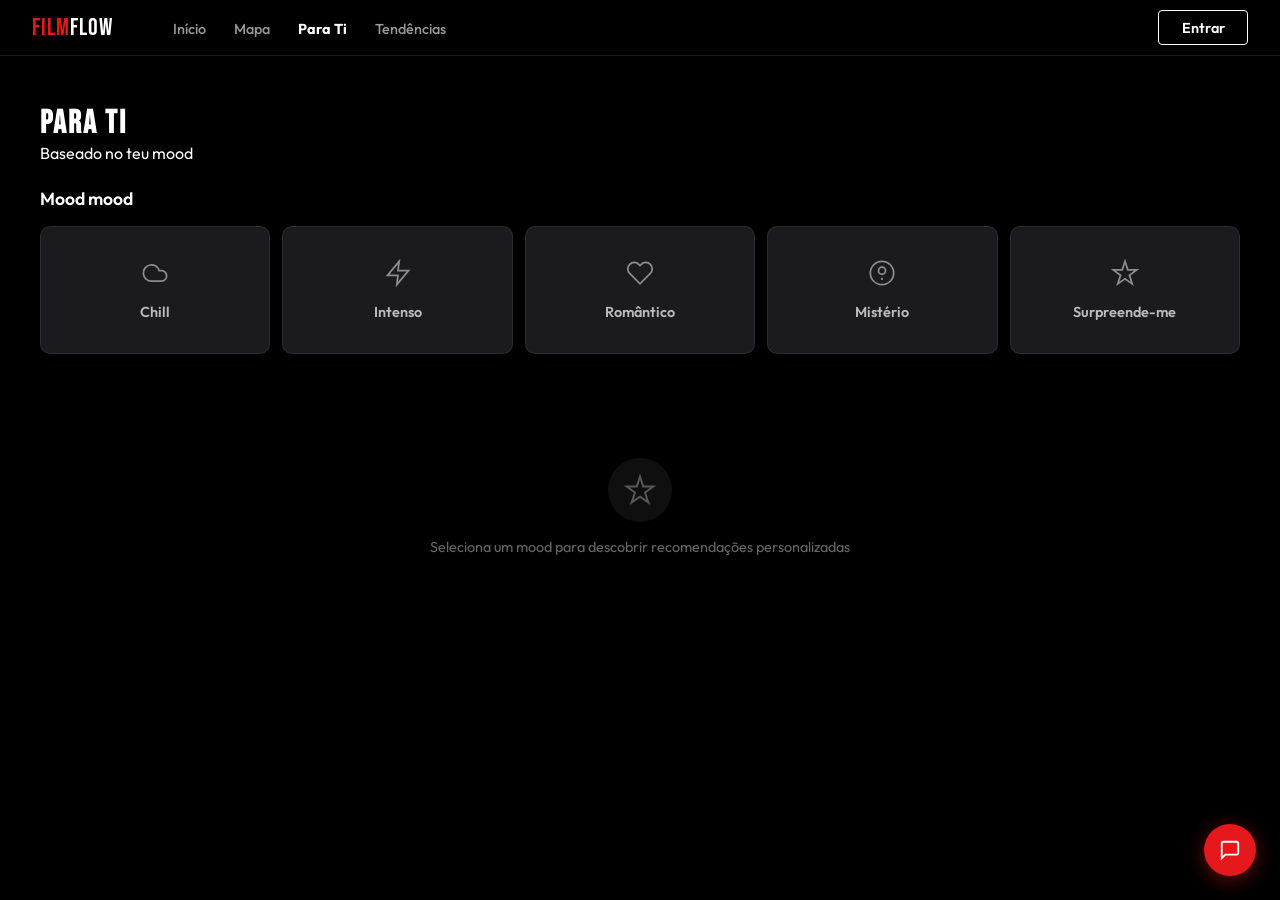
<file: Frontend/para ti.html>
<!DOCTYPE html>
<html lang="pt">
<head>
  <meta charset="UTF-8">
  <meta name="viewport" content="width=device-width, initial-scale=1.0">
  <title>Filmflow — Para Ti</title>
  <link rel="stylesheet" href="style.css">
</head>
<body>

  <nav class="navbar">
    <a href="index.html" class="navbar-logo">
      <span class="film">FILM</span><span class="flow">FLOW</span>
    </a>
    <ul class="navbar-links">
      <li><a href="index.html">Início</a></li>
      <li><a href="mapa.html">Mapa</a></li>
      <li><a href="para ti.html" class="active">Para Ti</a></li>
      <li><a href="tendencias.html">Tendências</a></li>
    </ul>
    <a href="login.html" class="btn-entrar">Entrar</a>
  </nav>

  <div class="section">
    <h2 class="section-title">PARA TI</h2>
    <p class="section-desc">Baseado no teu mood</p>

    <!-- MOOD SELECTOR -->
    <div class="mood-header">
      <h3 class="mood-label">Mood mood</h3>
      <button class="limpar-btn" id="limpar-btn" onclick="limparMood()" style="display:none">Limpar seleção</button>
    </div>

    <div class="mood-grid">
      <div class="mood-card" onclick="selectMood(this,'chill')" data-mood="chill">
        <div class="mood-icon">
          <svg width="28" height="28" viewBox="0 0 24 24" fill="none" stroke="currentColor" stroke-width="1.5"><path d="M17.5 19H9a7 7 0 1 1 6.71-9h1.79a4.5 4.5 0 1 1 0 9Z"/></svg>
        </div>
        <span class="mood-name">Chill</span>
      </div>
      <div class="mood-card" onclick="selectMood(this,'intenso')" data-mood="intenso">
        <div class="mood-icon">
          <svg width="28" height="28" viewBox="0 0 24 24" fill="none" stroke="currentColor" stroke-width="1.5"><path d="M13 2 3 14h9l-1 8 10-12h-9l1-8z"/></svg>
        </div>
        <span class="mood-name">Intenso</span>
      </div>
      <div class="mood-card" onclick="selectMood(this,'romantico')" data-mood="romantico">
        <div class="mood-icon">
          <svg width="28" height="28" viewBox="0 0 24 24" fill="none" stroke="currentColor" stroke-width="1.5"><path d="M20.84 4.61a5.5 5.5 0 0 0-7.78 0L12 5.67l-1.06-1.06a5.5 5.5 0 0 0-7.78 7.78l1.06 1.06L12 21.23l7.78-7.78 1.06-1.06a5.5 5.5 0 0 0 0-7.78z"/></svg>
        </div>
        <span class="mood-name">Romântico</span>
      </div>
      <div class="mood-card" onclick="selectMood(this,'misterio')" data-mood="misterio">
        <div class="mood-icon">
          <svg width="28" height="28" viewBox="0 0 24 24" fill="none" stroke="currentColor" stroke-width="1.5"><path d="M9 10a3 3 0 1 0 6 0 3 3 0 0 0-6 0"/><path d="M12 2C6.48 2 2 6.48 2 12s4.48 10 10 10 10-4.48 10-10S17.52 2 12 2z"/><path d="M12 16v2"/></svg>
        </div>
        <span class="mood-name">Mistério</span>
      </div>
      <div class="mood-card" onclick="selectMood(this,'surpresa')" data-mood="surpresa">
        <div class="mood-icon">
          <svg width="28" height="28" viewBox="0 0 24 24" fill="none" stroke="currentColor" stroke-width="1.5"><path d="M12 2l2.4 7.4H22l-6.2 4.5 2.4 7.4L12 17l-6.2 4.3 2.4-7.4L2 9.4h7.6z"/></svg>
        </div>
        <span class="mood-name">Surpreende-me</span>
      </div>
    </div>

    <!-- ESTADO VAZIO -->
    <div class="mood-empty" id="mood-empty">
      <div class="mood-empty-icon">
        <svg width="32" height="32" viewBox="0 0 24 24" fill="none" stroke="rgba(255,255,255,0.3)" stroke-width="1.5"><path d="M12 2l2.4 7.4H22l-6.2 4.5 2.4 7.4L12 17l-6.2 4.3 2.4-7.4L2 9.4h7.6z"/></svg>
      </div>
      <p>Seleciona um mood para descobrir recomendações personalizadas</p>
    </div>

    <!-- RECOMENDAÇÕES -->
    <div id="recs-section" style="display:none">
      <h3 class="recs-title">Recomendações para o mood: <span id="recs-mood-name"></span></h3>
      <div class="recs-grid" id="recs-grid"></div>
    </div>
  </div>

  <style>
    .mood-header {
      display: flex;
      align-items: center;
      justify-content: space-between;
      margin: 1.5rem 0 1rem;
    }

    .mood-label {
      font-size: 1.1rem;
      font-weight: 600;
      color: #fff;
    }

    .limpar-btn {
      font-size: 0.82rem;
      color: rgba(255,255,255,0.5);
      background: none;
      border: none;
      cursor: pointer;
      font-family: 'Outfit', sans-serif;
      transition: color 0.2s;
    }

    .limpar-btn:hover { color: #fff; }

    .mood-grid {
      display: grid;
      grid-template-columns: repeat(5, 1fr);
      gap: 0.75rem;
      margin-bottom: 2.5rem;
    }

    .mood-card {
      background: #1a1a1f;
      border: 1px solid rgba(255,255,255,0.08);
      border-radius: 10px;
      padding: 2rem 1rem;
      display: flex;
      flex-direction: column;
      align-items: center;
      justify-content: center;
      gap: 0.75rem;
      cursor: pointer;
      transition: all 0.2s;
    }

    .mood-card:hover {
      border-color: rgba(255,255,255,0.2);
      background: #222228;
    }

    .mood-card.selected {
      background: linear-gradient(135deg, #38bdf8, #0ea5e9);
      border-color: transparent;
    }

    .mood-icon { color: rgba(255,255,255,0.5); transition: color 0.2s; }
    .mood-card.selected .mood-icon { color: #fff; }
    .mood-card:hover .mood-icon { color: rgba(255,255,255,0.8); }

    .mood-name {
      font-size: 0.9rem;
      font-weight: 600;
      color: rgba(255,255,255,0.7);
      transition: color 0.2s;
    }

    .mood-card.selected .mood-name { color: #fff; }
    .mood-card:hover .mood-name { color: #fff; }

    /* ESTADO VAZIO */
    .mood-empty {
      display: flex;
      flex-direction: column;
      align-items: center;
      justify-content: center;
      gap: 1rem;
      padding: 4rem 0;
    }

    .mood-empty-icon {
      width: 64px;
      height: 64px;
      background: rgba(255,255,255,0.06);
      border-radius: 50%;
      display: flex;
      align-items: center;
      justify-content: center;
    }

    .mood-empty p {
      font-size: 0.9rem;
      color: rgba(255,255,255,0.4);
      text-align: center;
    }

    /* RECOMENDAÇÕES */
    .recs-title {
      font-size: 1.2rem;
      font-weight: 700;
      color: #fff;
      margin-bottom: 1.2rem;
    }

    .recs-title span { color: #e5181b; }

    .recs-grid {
      display: grid;
      grid-template-columns: repeat(5, 1fr);
      gap: 0.75rem;
    }

    .rec-card {
      cursor: pointer;
      border-radius: 8px;
      overflow: hidden;
      transition: transform 0.2s;
    }

    .rec-card:hover { transform: translateY(-4px); }

    .rec-poster {
      width: 100%;
      aspect-ratio: 2/3;
      background: #1a1a1f;
      border-radius: 8px;
      position: relative;
    }

    .rec-badge {
      position: absolute;
      top: 8px;
      left: 8px;
      font-size: 0.72rem;
      font-weight: 700;
      padding: 0.2rem 0.55rem;
      border-radius: 4px;
      color: #fff;
    }

    .rec-badge.hot      { background: #e5181b; }
    .rec-badge.trending { background: #2563eb; }

    .rec-body { padding: 0.6rem 0; }
    .rec-title { font-size: 0.88rem; font-weight: 700; color: #fff; margin-bottom: 0.2rem; white-space: nowrap; overflow: hidden; text-overflow: ellipsis; }
    .rec-genre { font-size: 0.72rem; color: rgba(255,255,255,0.4); }
  </style>

  <script>
    const RECS = {
      chill: [
        { t:'Poor Things',         g:'Drama · Fantasia · 2023',  badge:'hot'      },
        { t:'Past Lives',          g:'Drama · Romance · 2023',   badge:'trending' },
        { t:'The Holdovers',       g:'Comédia · Drama · 2023',   badge:null       },
        { t:'All of Us Strangers', g:'Drama · Romance · 2023',   badge:null       },
        { t:'Aftersun',            g:'Drama · 2022',             badge:null       },
      ],
      intenso: [
        { t:'Alien: Romulus',      g:'Terror · Sci-Fi · 2024',   badge:'hot'      },
        { t:'Gladiador II',        g:'Ação · Drama · 2024',      badge:'trending' },
        { t:'Dune: Part Two',      g:'Ficção Científica · 2024', badge:'trending' },
        { t:'Oppenheimer',         g:'Drama · História · 2023',  badge:'hot'      },
        { t:'Furiosa',             g:'Ação · Aventura · 2024',   badge:null       },
      ],
      romantico: [
        { t:'Past Lives',          g:'Drama · Romance · 2023',   badge:'hot'      },
        { t:'All of Us Strangers', g:'Drama · Romance · 2023',   badge:'trending' },
        { t:'Poor Things',         g:'Drama · Fantasia · 2023',  badge:null       },
        { t:'The Idea of You',     g:'Romance · Comédia · 2024', badge:null       },
        { t:'Anyone But You',      g:'Comédia · Romance · 2023', badge:null       },
      ],
      misterio: [
        { t:'Oppenheimer',         g:'Drama · História · 2023',  badge:'hot'      },
        { t:'Dune: Part Two',      g:'Ficção Científica · 2024', badge:'trending' },
        { t:'Alien: Romulus',      g:'Terror · Sci-Fi · 2024',   badge:'trending' },
        { t:'The Zone of Interest',g:'Drama · Guerra · 2023',    badge:null       },
        { t:'Memory',              g:'Thriller · 2023',          badge:null       },
      ],
      surpresa: [
        { t:'Poor Things',         g:'Drama · Fantasia · 2023',  badge:'hot'      },
        { t:'Past Lives',          g:'Drama · Romance · 2023',   badge:null       },
        { t:'Dune: Part Two',      g:'Ficção Científica · 2024', badge:'trending' },
        { t:'Gladiador II',        g:'Ação · Drama · 2024',      badge:null       },
        { t:'Alien: Romulus',      g:'Terror · Sci-Fi · 2024',   badge:'hot'      },
      ],
    };

    const MOOD_NOMES = {
      chill:     'Chill',
      intenso:   'Intenso',
      romantico: 'Romântico',
      misterio:  'Mistério',
      surpresa:  'Surpreende-me',
    };

    let moodAtivo = null;

    function selectMood(el, mood) {
      // Se já está selecionado, limpar
      if (moodAtivo === mood) { limparMood(); return; }

      document.querySelectorAll('.mood-card').forEach(c => c.classList.remove('selected'));
      el.classList.add('selected');
      moodAtivo = mood;

      document.getElementById('limpar-btn').style.display = 'block';
      document.getElementById('mood-empty').style.display = 'none';

      // Render recs
      const filmes = RECS[mood] || [];
      document.getElementById('recs-mood-name').textContent = MOOD_NOMES[mood];
      document.getElementById('recs-grid').innerHTML = filmes.map(f => `
        <div class="rec-card" onclick="abrirFilme('${f.t}')">
          <div class="rec-poster">
            ${f.badge ? `<span class="rec-badge ${f.badge}">${f.badge === 'hot' ? 'Hot' : 'Trending'}</span>` : ''}
          </div>
          <div class="rec-body">
            <div class="rec-title">${f.t}</div>
            <div class="rec-genre">${f.g}</div>
          </div>
        </div>`).join('');

      document.getElementById('recs-section').style.display = 'block';

      // Guardar mood na sessão
      sessionStorage.setItem('mood', mood);
      setTimeout(() => preencherPosters('.rec-card', '.rec-title'), 500);
    }

    function limparMood() {
      document.querySelectorAll('.mood-card').forEach(c => c.classList.remove('selected'));
      moodAtivo = null;
      document.getElementById('limpar-btn').style.display = 'none';
      document.getElementById('recs-section').style.display = 'none';
      document.getElementById('mood-empty').style.display = 'flex';
      sessionStorage.removeItem('mood');
    }

    // Restaurar mood da sessão
    const moodGuardado = sessionStorage.getItem('mood');
    if (moodGuardado) {
      const card = document.querySelector(`[data-mood="${moodGuardado}"]`);
      if (card) selectMood(card, moodGuardado);
    }
  </script>
  <script src="chatbot-widget.js"></script>
  <script src="tmdb.js"></script>
  <script src="filme-modal.js"></script>

</body>
</html>
</file>
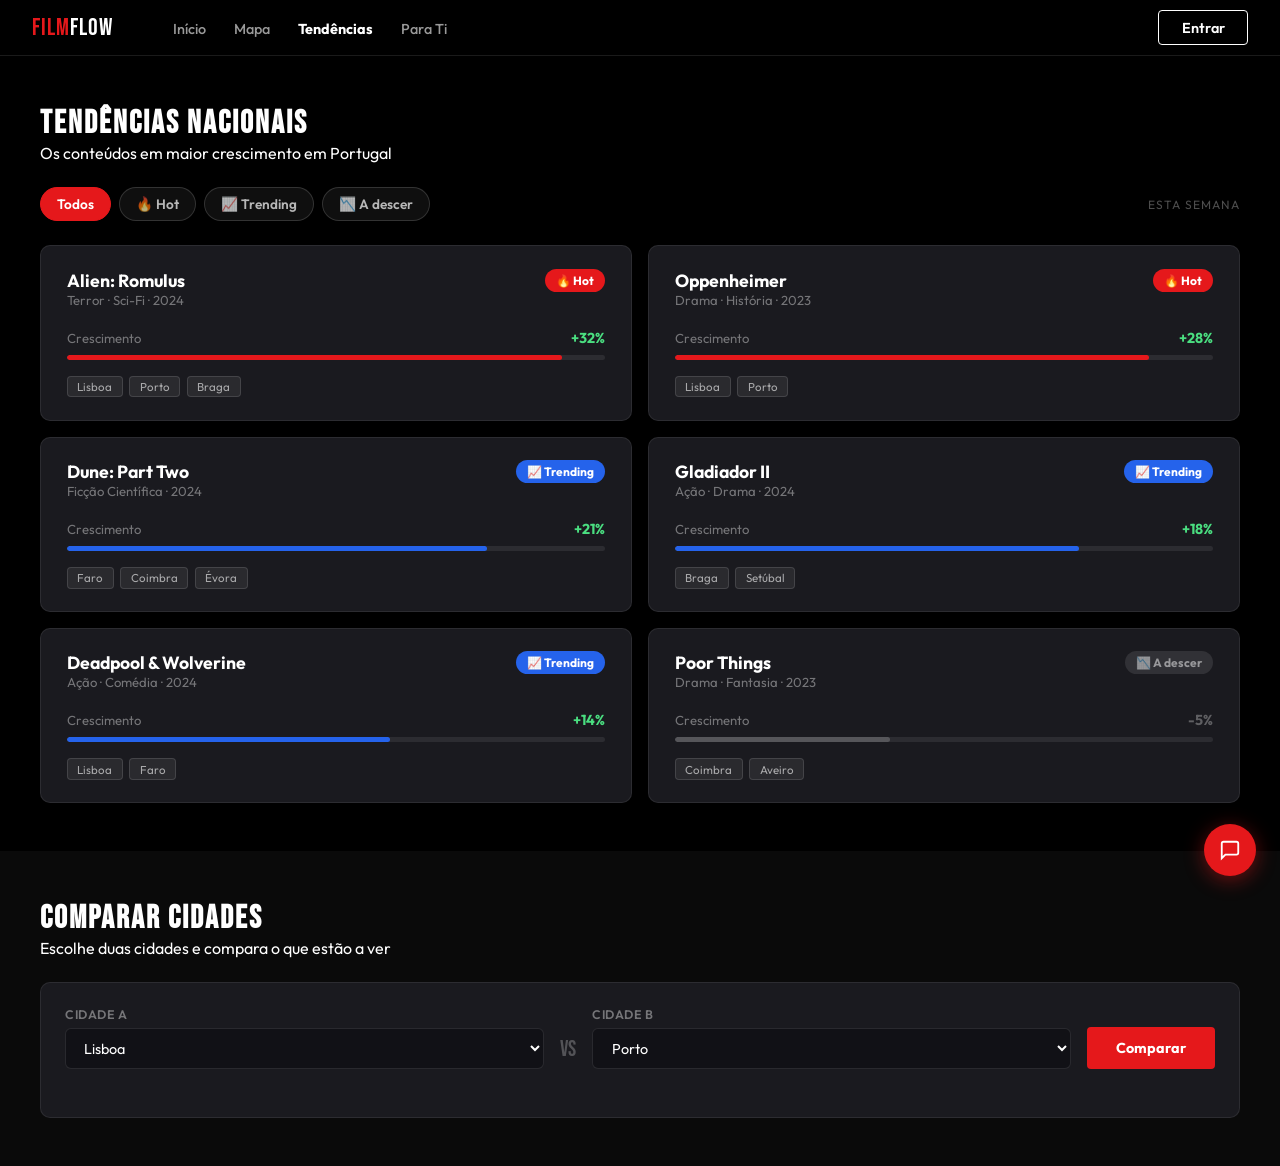
<file: Frontend/tendencias.html>
<!DOCTYPE html>
<html lang="pt">
<head>
  <meta charset="UTF-8">
  <meta name="viewport" content="width=device-width, initial-scale=1.0">
  <title>Filmflow — Tendências</title>
  <link rel="stylesheet" href="style.css">
</head>
<body>

  <nav class="navbar">
    <a href="index.html" class="navbar-logo">
      <span class="film">FILM</span><span class="flow">FLOW</span>
    </a>
    <ul class="navbar-links">
      <li><a href="index.html">Início</a></li>
      <li><a href="mapa.html">Mapa</a></li>
      <li><a href="tendencias.html" class="active">Tendências</a></li>
      <li><a href="para ti.html">Para Ti</a></li>
    </ul>
    <a href="login.html" class="btn-entrar">Entrar</a>
  </nav>

  <!-- TENDÊNCIAS -->
  <div class="section">
    <h2 class="section-title">TENDÊNCIAS NACIONAIS</h2>
    <p class="section-desc">Os conteúdos em maior crescimento em Portugal</p>

    <div class="tend-top-row">
      <div class="tend-filters">
        <button class="filter-btn active" onclick="filtrar(this,'todos')">Todos</button>
        <button class="filter-btn" onclick="filtrar(this,'hot')">🔥 Hot</button>
        <button class="filter-btn" onclick="filtrar(this,'trending')">📈 Trending</button>
        <button class="filter-btn" onclick="filtrar(this,'descida')">📉 A descer</button>
      </div>
      <span style="font-size:0.75rem;color:rgba(255,255,255,0.3);letter-spacing:1px">ESTA SEMANA</span>
    </div>

    <div class="tend-grid" id="tend-grid"></div>
  </div>

  <!-- COMPARAR -->
  <div class="section" style="background:#0a0a0a" id="comparar">
    <h2 class="section-title">COMPARAR CIDADES</h2>
    <p class="section-desc" style="margin-bottom:1.5rem">Escolhe duas cidades e compara o que estão a ver</p>

    <div class="comparar-wrap">
      <div class="comparar-selectors">
        <div class="comparar-select-wrap">
          <label class="field-label">Cidade A</label>
          <select class="select" id="sel-a">
            <option value="lisboa">Lisboa</option>
            <option value="porto">Porto</option>
            <option value="coimbra">Coimbra</option>
            <option value="braga">Braga</option>
            <option value="faro">Faro</option>
            <option value="aveiro">Aveiro</option>
            <option value="setubal">Setúbal</option>
            <option value="evora">Évora</option>
          </select>
        </div>
        <div class="vs-badge">VS</div>
        <div class="comparar-select-wrap">
          <label class="field-label">Cidade B</label>
          <select class="select" id="sel-b">
            <option value="porto">Porto</option>
            <option value="lisboa">Lisboa</option>
            <option value="coimbra">Coimbra</option>
            <option value="braga">Braga</option>
            <option value="faro">Faro</option>
            <option value="aveiro">Aveiro</option>
            <option value="setubal">Setúbal</option>
            <option value="evora">Évora</option>
          </select>
        </div>
        <button class="btn-primary" onclick="comparar()">Comparar</button>
      </div>

      <div id="comparar-result" style="display:none">
        <table class="comparar-table">
          <thead>
            <tr>
              <th class="col-a" id="th-a">Lisboa</th>
              <th class="col-mid">Filme</th>
              <th class="col-b" id="th-b">Porto</th>
            </tr>
          </thead>
          <tbody id="comparar-body"></tbody>
        </table>
      </div>
    </div>
  </div>

  <style>
    .tend-top-row {
      display: flex;
      align-items: center;
      justify-content: space-between;
      margin: 1.5rem 0;
      flex-wrap: wrap;
      gap: 1rem;
    }

    .tend-filters { display: flex; gap: 0.5rem; flex-wrap: wrap; }

    .filter-btn {
      display: flex;
      align-items: center;
      gap: 0.4rem;
      padding: 0.45rem 1rem;
      border-radius: 20px;
      font-family: 'Outfit', sans-serif;
      font-size: 0.85rem;
      font-weight: 600;
      border: 1px solid rgba(255,255,255,0.15);
      background: rgba(255,255,255,0.06);
      color: rgba(255,255,255,0.7);
      cursor: pointer;
      transition: all 0.2s;
    }

    .filter-btn:hover { background: rgba(255,255,255,0.1); color: #fff; }
    .filter-btn.active { background: #e5181b; color: #fff; border-color: #e5181b; }

    .tend-grid {
      display: grid;
      grid-template-columns: repeat(2, 1fr);
      gap: 1rem;
    }

    .tend-card {
      background: #1a1a1f;
      border: 1px solid rgba(255,255,255,0.08);
      border-radius: 10px;
      padding: 1.4rem 1.6rem;
      cursor: pointer;
      transition: border-color 0.2s, transform 0.2s;
    }

    .tend-card:hover {
      border-color: rgba(255,255,255,0.18);
      transform: translateY(-2px);
    }

    .tend-card-header {
      display: flex;
      align-items: flex-start;
      justify-content: space-between;
      margin-bottom: 0.3rem;
    }

    .tend-card-name { font-size: 1.1rem; font-weight: 700; color: #fff; }
    .tend-card-genre { font-size: 0.82rem; color: rgba(255,255,255,0.4); margin-bottom: 1rem; }

    .tend-card-badge {
      font-size: 0.75rem;
      font-weight: 700;
      padding: 0.25rem 0.7rem;
      border-radius: 20px;
      white-space: nowrap;
      flex-shrink: 0;
    }

    .badge-hot      { background: #e5181b; color: #fff; }
    .badge-trending { background: #2563eb; color: #fff; }
    .badge-descida  { background: rgba(255,255,255,0.1); color: rgba(255,255,255,0.5); }

    .tend-growth-row {
      display: flex;
      align-items: center;
      justify-content: space-between;
      margin-bottom: 0.5rem;
    }

    .tend-growth-label { font-size: 0.82rem; color: rgba(255,255,255,0.4); }
    .tend-growth-pct { font-size: 0.9rem; font-weight: 700; }
    .pct-up   { color: #4ade80; }
    .pct-down { color: rgba(255,255,255,0.3); }

    .tend-bar-bg {
      height: 5px;
      background: rgba(255,255,255,0.08);
      border-radius: 3px;
      overflow: hidden;
      margin-bottom: 1rem;
    }

    .tend-bar-fill { height: 5px; border-radius: 3px; }
    .bar-red  { background: #e5181b; }
    .bar-blue { background: #2563eb; }
    .bar-gray { background: rgba(255,255,255,0.2); }

    .tend-cities { display: flex; gap: 0.4rem; flex-wrap: wrap; }

    .city-tag {
      font-size: 0.72rem;
      color: rgba(255,255,255,0.6);
      background: rgba(255,255,255,0.07);
      border: 1px solid rgba(255,255,255,0.12);
      border-radius: 4px;
      padding: 0.15rem 0.6rem;
    }

    /* COMPARAR */
    .comparar-wrap {
      background: #1a1a1f;
      border: 1px solid rgba(255,255,255,0.08);
      border-radius: 10px;
      padding: 1.5rem;
    }

    .comparar-selectors {
      display: flex;
      align-items: flex-end;
      gap: 1rem;
      margin-bottom: 1.5rem;
      flex-wrap: wrap;
    }

    .comparar-select-wrap { flex: 1; min-width: 140px; }

    .field-label {
      display: block;
      font-size: 0.78rem;
      font-weight: 600;
      color: rgba(255,255,255,0.4);
      text-transform: uppercase;
      letter-spacing: 0.5px;
      margin-bottom: 0.35rem;
    }

    .select {
      width: 100%;
      background: #111116;
      border: 1px solid rgba(255,255,255,0.1);
      border-radius: 6px;
      color: #fff;
      font-family: 'Outfit', sans-serif;
      font-size: 0.9rem;
      padding: 0.6rem 0.9rem;
      outline: none;
      cursor: pointer;
    }

    .vs-badge {
      font-family: 'Bebas Neue', sans-serif;
      font-size: 1.4rem;
      color: rgba(255,255,255,0.25);
      padding-bottom: 0.4rem;
      flex-shrink: 0;
    }

    .comparar-table { width: 100%; border-collapse: collapse; font-size: 0.9rem; }

    .comparar-table th {
      padding: 0.75rem 1rem;
      font-size: 0.8rem;
      font-weight: 600;
      text-transform: uppercase;
      letter-spacing: 0.5px;
      border-bottom: 1px solid rgba(255,255,255,0.08);
    }

    .col-a   { color: #e5181b; text-align: left; }
    .col-b   { color: #2563eb; text-align: right; }
    .col-mid { color: rgba(255,255,255,0.3); text-align: center; font-size: 0.75rem; }

    .comparar-table td { padding: 0.7rem 1rem; border-bottom: 1px solid rgba(255,255,255,0.04); }
    .comparar-table tr:hover td { background: rgba(255,255,255,0.02); }
    .comparar-table tr:last-child td { border-bottom: none; }

    .val-a { font-weight: 600; text-align: left; }
    .val-b { font-weight: 600; text-align: right; }
    .val-mid { color: rgba(255,255,255,0.3); text-align: center; font-size: 0.82rem; }
    .win-a { color: #e5181b !important; }
    .win-b { color: #2563eb !important; }
  </style>

  <script>
    const TENDENCIAS = [
      { t:'Alien: Romulus',      g:'Terror · Sci-Fi · 2024',   p:92, c:32, tipo:'hot',      cidades:['Lisboa','Porto','Braga']   },
      { t:'Oppenheimer',         g:'Drama · História · 2023',  p:88, c:28, tipo:'hot',      cidades:['Lisboa','Porto']           },
      { t:'Dune: Part Two',      g:'Ficção Científica · 2024', p:78, c:21, tipo:'trending', cidades:['Faro','Coimbra','Évora']   },
      { t:'Gladiador II',        g:'Ação · Drama · 2024',      p:75, c:18, tipo:'trending', cidades:['Braga','Setúbal']          },
      { t:'Deadpool & Wolverine',g:'Ação · Comédia · 2024',    p:60, c:14, tipo:'trending', cidades:['Lisboa','Faro']            },
      { t:'Poor Things',         g:'Drama · Fantasia · 2023',  p:40, c:-5, tipo:'descida',  cidades:['Coimbra','Aveiro']         },
    ];

    const FILMES_CMP = {
      lisboa:  [{t:'Oppenheimer',p:98},{t:'Dune: Part Two',p:94},{t:'Alien: Romulus',p:89},{t:'Gladiador II',p:85},{t:'Poor Things',p:78}],
      porto:   [{t:'Oppenheimer',p:85},{t:'Alien: Romulus',p:95},{t:'Dune: Part Two',p:80},{t:'Gladiador II',p:90},{t:'Poor Things',p:65}],
      coimbra: [{t:'Oppenheimer',p:78},{t:'Alien: Romulus',p:65},{t:'Dune: Part Two',p:70},{t:'Gladiador II',p:60},{t:'Poor Things',p:85}],
      braga:   [{t:'Oppenheimer',p:72},{t:'Alien: Romulus',p:80},{t:'Dune: Part Two',p:68},{t:'Gladiador II',p:90},{t:'Poor Things',p:75}],
      faro:    [{t:'Oppenheimer',p:82},{t:'Alien: Romulus',p:75},{t:'Dune: Part Two',p:88},{t:'Gladiador II',p:70},{t:'Poor Things',p:55}],
      aveiro:  [{t:'Oppenheimer',p:68},{t:'Alien: Romulus',p:60},{t:'Dune: Part Two',p:70},{t:'Gladiador II',p:58},{t:'Poor Things',p:78}],
      setubal: [{t:'Oppenheimer',p:75},{t:'Alien: Romulus',p:65},{t:'Dune: Part Two',p:72},{t:'Gladiador II',p:80},{t:'Poor Things',p:60}],
      evora:   [{t:'Oppenheimer',p:58},{t:'Alien: Romulus',p:74},{t:'Dune: Part Two',p:62},{t:'Gladiador II',p:65},{t:'Poor Things',p:66}],
    };

    let filtroAtivo = 'todos';

    function renderTendencias() {
      const lista = filtroAtivo === 'todos' ? TENDENCIAS : TENDENCIAS.filter(f => f.tipo === filtroAtivo);
      document.getElementById('tend-grid').innerHTML = lista.map(f => {
        const badgeClass = f.tipo==='hot' ? 'badge-hot' : f.tipo==='trending' ? 'badge-trending' : 'badge-descida';
        const badgeText  = f.tipo==='hot' ? '🔥 Hot' : f.tipo==='trending' ? '📈 Trending' : '📉 A descer';
        const barClass   = f.tipo==='hot' ? 'bar-red' : f.tipo==='trending' ? 'bar-blue' : 'bar-gray';
        return `
          <div class="tend-card">
            <div class="tend-card-header">
              <div>
                <div class="tend-card-name">${f.t}</div>
                <div class="tend-card-genre">${f.g}</div>
              </div>
              <span class="tend-card-badge ${badgeClass}">${badgeText}</span>
            </div>
            <div class="tend-growth-row">
              <span class="tend-growth-label">Crescimento</span>
              <span class="tend-growth-pct ${f.c>0?'pct-up':'pct-down'}">${f.c>0?'+':''}${f.c}%</span>
            </div>
            <div class="tend-bar-bg">
              <div class="tend-bar-fill ${barClass}" style="width:${f.p}%"></div>
            </div>
            <div class="tend-cities">
              ${f.cidades.map(c=>`<span class="city-tag">${c}</span>`).join('')}
            </div>
          </div>`;
      }).join('');
    }

    function filtrar(btn, tipo) {
      document.querySelectorAll('.filter-btn').forEach(b => b.classList.remove('active'));
      btn.classList.add('active');
      filtroAtivo = tipo;
      renderTendencias();
    }

    function comparar() {
      const idA = document.getElementById('sel-a').value;
      const idB = document.getElementById('sel-b').value;
      if (idA === idB) { alert('Escolhe duas cidades diferentes!'); return; }

      document.getElementById('th-a').textContent = document.getElementById('sel-a').selectedOptions[0].text;
      document.getElementById('th-b').textContent = document.getElementById('sel-b').selectedOptions[0].text;

      const fA = FILMES_CMP[idA] || [];
      const fB = FILMES_CMP[idB] || [];

      document.getElementById('comparar-body').innerHTML = fA.map((fa, i) => {
        const fb = fB[i] || {p:0};
        return `<tr>
          <td class="val-a ${fa.p>fb.p?'win-a':''}">${fa.p}</td>
          <td class="val-mid">${fa.t}</td>
          <td class="val-b ${fb.p>fa.p?'win-b':''}">${fb.p}</td>
        </tr>`;
      }).join('');

      document.getElementById('comparar-result').style.display = 'block';
    }

    renderTendencias();
  </script>
  <script src="chatbot-widget.js"></script>

</body>
</html>
</file>
<file: Frontend/style.css>
@import url('https://fonts.googleapis.com/css2?family=Bebas+Neue&family=Outfit:wght@400;500;600;700&display=swap');

* { box-sizing: border-box; margin: 0; padding: 0; }
html { scroll-behavior: smooth; }
body { background: #000; color: #fff; font-family: 'Outfit', sans-serif; }

/* NAVBAR */
.navbar {
  position: sticky;
  top: 0;
  z-index: 100;
  display: flex;
  align-items: center;
  padding: 0 2rem;
  height: 56px;
  background: #000;
  border-bottom: 1px solid rgba(255,255,255,0.1);
}

.navbar-logo {
  font-family: 'Bebas Neue', sans-serif;
  font-size: 1.5rem;
  letter-spacing: 1px;
  text-decoration: none;
  margin-right: 3rem;
}

.navbar-logo .film { color: #e5181b; }
.navbar-logo .flow { color: #fff; }

.navbar-links {
  display: flex;
  gap: 0.25rem;
  list-style: none;
  flex: 1;
}

.navbar-links a {
  font-size: 0.9rem;
  font-weight: 500;
  color: rgba(255,255,255,0.6);
  text-decoration: none;
  padding: 0.35rem 0.75rem;
  border-radius: 4px;
  transition: color 0.2s;
}

.navbar-links a:hover { color: #fff; }
.navbar-links a.active { color: #fff; font-weight: 700; }

.btn-entrar {
  font-size: 0.9rem;
  font-weight: 600;
  color: #fff;
  background: transparent;
  border: 1.5px solid #fff;
  border-radius: 4px;
  padding: 0.45rem 1.4rem;
  text-decoration: none;
  transition: all 0.2s;
  white-space: nowrap;
}

.btn-entrar:hover { background: #fff; color: #000; }

/* HERO */
.hero {
  min-height: calc(100vh - 56px);
  background: #000;
  display: flex;
  align-items: center;
  padding: 0 2.5rem;
}

.hero-eyebrow {
  font-size: 0.75rem;
  color: rgba(255,255,255,0.45);
  letter-spacing: 1.5px;
  text-transform: uppercase;
  margin-bottom: 1rem;
}

.hero-title {
  font-family: 'Bebas Neue', sans-serif;
  font-size: clamp(3.5rem, 8vw, 6.5rem);
  letter-spacing: 2px;
  line-height: 1;
  color: #fff;
  margin-bottom: 1.2rem;
}

.hero-title span { color: #e5181b; }

.hero-sub {
  font-size: 1rem;
  color: rgba(255,255,255,0.5);
  margin-bottom: 2.5rem;
  max-width: 520px;
}

.hero-btns { display: flex; gap: 1rem; flex-wrap: wrap; }

.btn-primary {
  background: #e5181b;
  color: #fff;
  font-family: 'Outfit', sans-serif;
  font-size: 0.9rem;
  font-weight: 700;
  padding: 0.75rem 1.8rem;
  border-radius: 4px;
  border: none;
  cursor: pointer;
  text-decoration: none;
  transition: opacity 0.2s;
}

.btn-primary:hover { opacity: 0.85; }

.btn-outline {
  background: transparent;
  color: #fff;
  font-family: 'Outfit', sans-serif;
  font-size: 0.9rem;
  font-weight: 700;
  padding: 0.75rem 1.8rem;
  border-radius: 4px;
  border: 1.5px solid #fff;
  cursor: pointer;
  transition: all 0.2s;
}

.btn-outline:hover { background: #fff; color: #000; }

/* PORTUGAL EM ALTA */
.section { padding: 3rem 2.5rem; background: #000; }

.section-header {
  display: flex;
  align-items: center;
  justify-content: space-between;
  margin-bottom: 1.5rem;
}

.section-title {
  font-family: 'Bebas Neue', sans-serif;
  font-size: 2rem;
  letter-spacing: 2px;
  color: #fff;
}

.section-link {
  font-size: 0.85rem;
  color: #e5181b;
  text-decoration: none;
  display: flex;
  align-items: center;
  gap: 0.3rem;
}

.section-link:hover { opacity: 0.8; }

.cards-grid {
  display: grid;
  grid-template-columns: repeat(4, 1fr);
  gap: 1rem;
}

.film-card {
  position: relative;
  cursor: pointer;
  border-radius: 8px;
  overflow: hidden;
  transition: transform 0.2s;
}

.film-card:hover { transform: scale(1.02); }

.film-card-poster {
  width: 100%;
  aspect-ratio: 2/3;
  background: #1a1a1f;
  border-radius: 8px;
  position: relative;
}

.film-card-badge {
  position: absolute;
  top: 10px;
  right: 10px;
  background: #e5181b;
  color: #fff;
  font-size: 0.75rem;
  font-weight: 700;
  padding: 0.2rem 0.6rem;
  border-radius: 4px;
  display: flex;
  align-items: center;
  gap: 0.2rem;
}

.film-card-body { padding: 0.75rem 0; }

.film-card-title {
  font-size: 1rem;
  font-weight: 700;
  color: #fff;
  margin-bottom: 0.2rem;
}

.film-card-genre {
  font-size: 0.78rem;
  color: rgba(255,255,255,0.45);
  margin-bottom: 0.5rem;
}

.film-card-cities {
  display: flex;
  gap: 0.3rem;
  flex-wrap: wrap;
}

.city-tag {
  font-size: 0.72rem;
  color: rgba(255,255,255,0.7);
  background: rgba(255,255,255,0.08);
  border: 1px solid rgba(255,255,255,0.15);
  border-radius: 4px;
  padding: 0.15rem 0.6rem;
}

/* BANNER MAPA */
.mapa-banner {
  margin: 0 2.5rem 3rem;
  background: #111116;
  border: 1px solid rgba(255,255,255,0.08);
  border-radius: 10px;
  padding: 2.5rem;
}

.mapa-banner h2 {
  font-family: 'Bebas Neue', sans-serif;
  font-size: 1.6rem;
  letter-spacing: 1.5px;
  color: #fff;
  margin-bottom: 0.5rem;
}

.mapa-banner p {
  font-size: 0.9rem;
  color: rgba(255,255,255,0.45);
  margin-bottom: 1.5rem;
  max-width: 480px;
}

/* SCROLLBAR */
::-webkit-scrollbar { width: 6px; }
::-webkit-scrollbar-track { background: #000; }
::-webkit-scrollbar-thumb { background: rgba(255,255,255,0.15); border-radius: 3px; }
</file>
